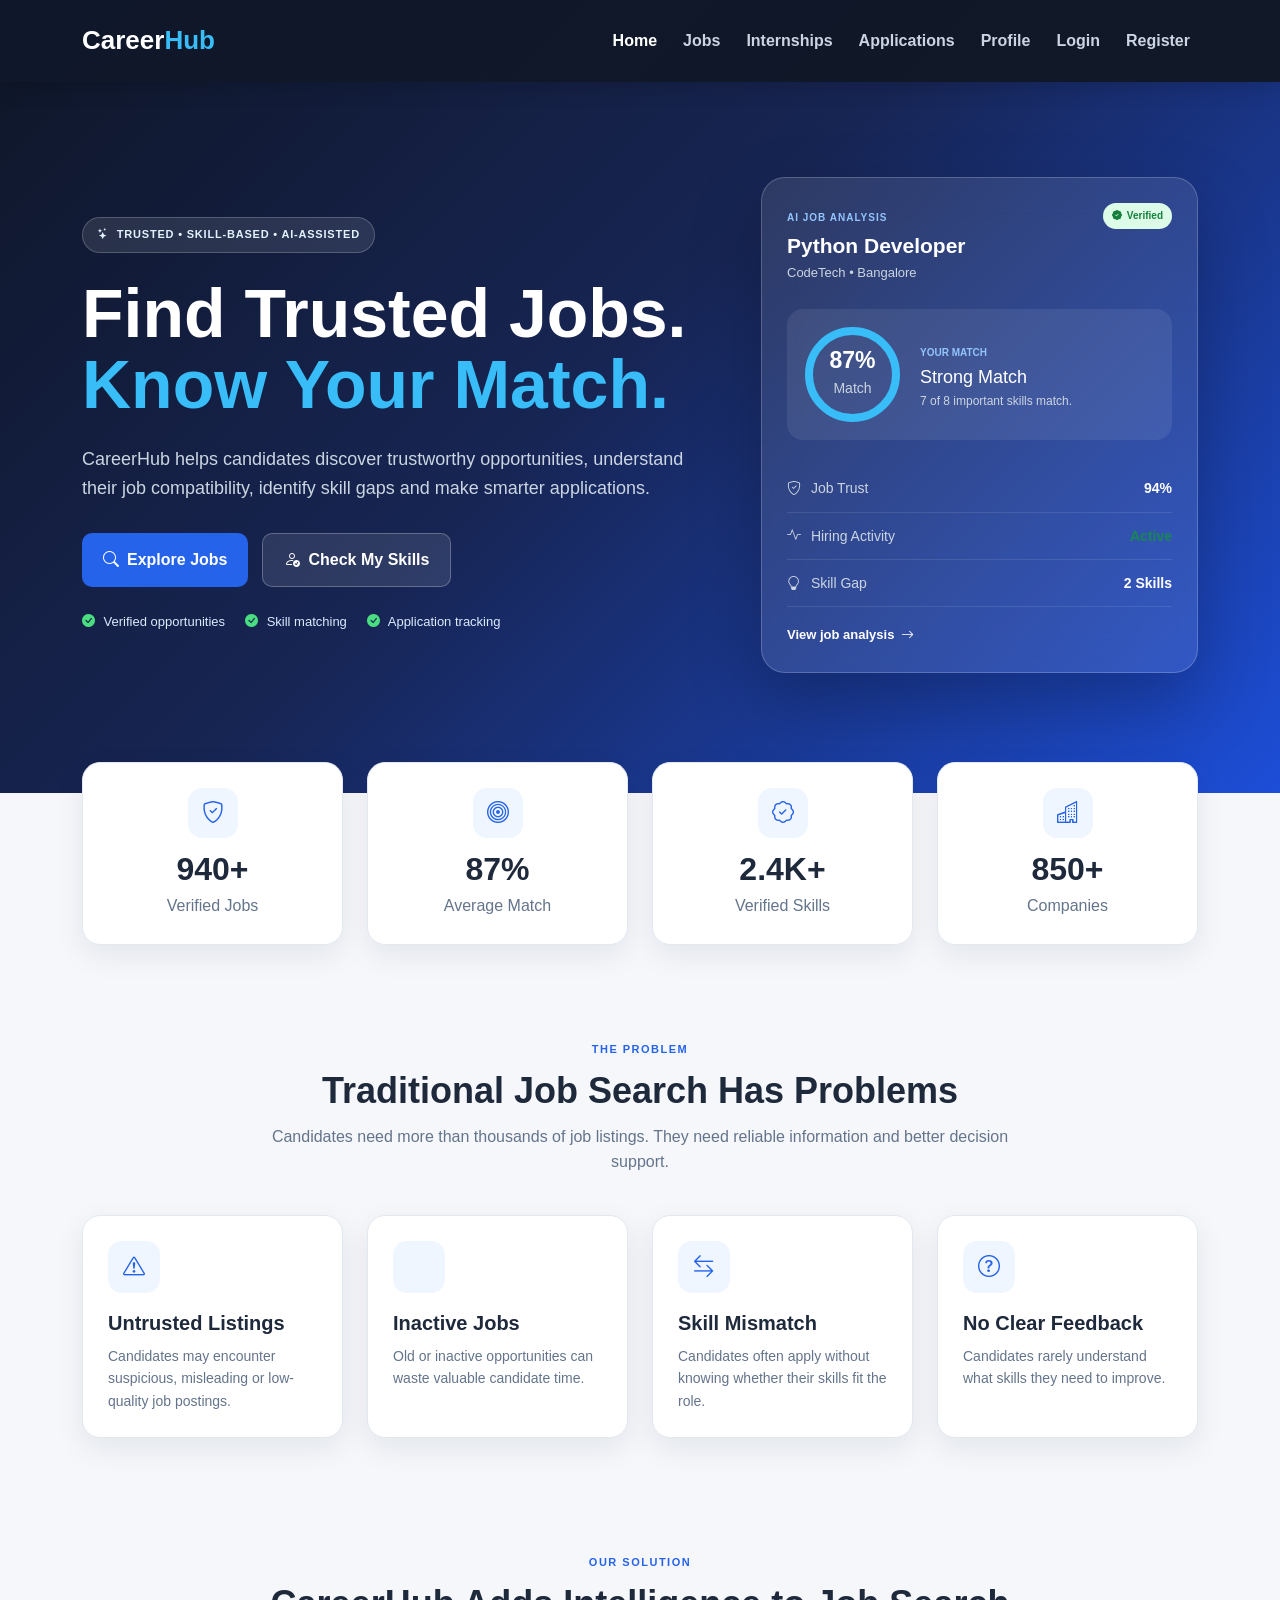
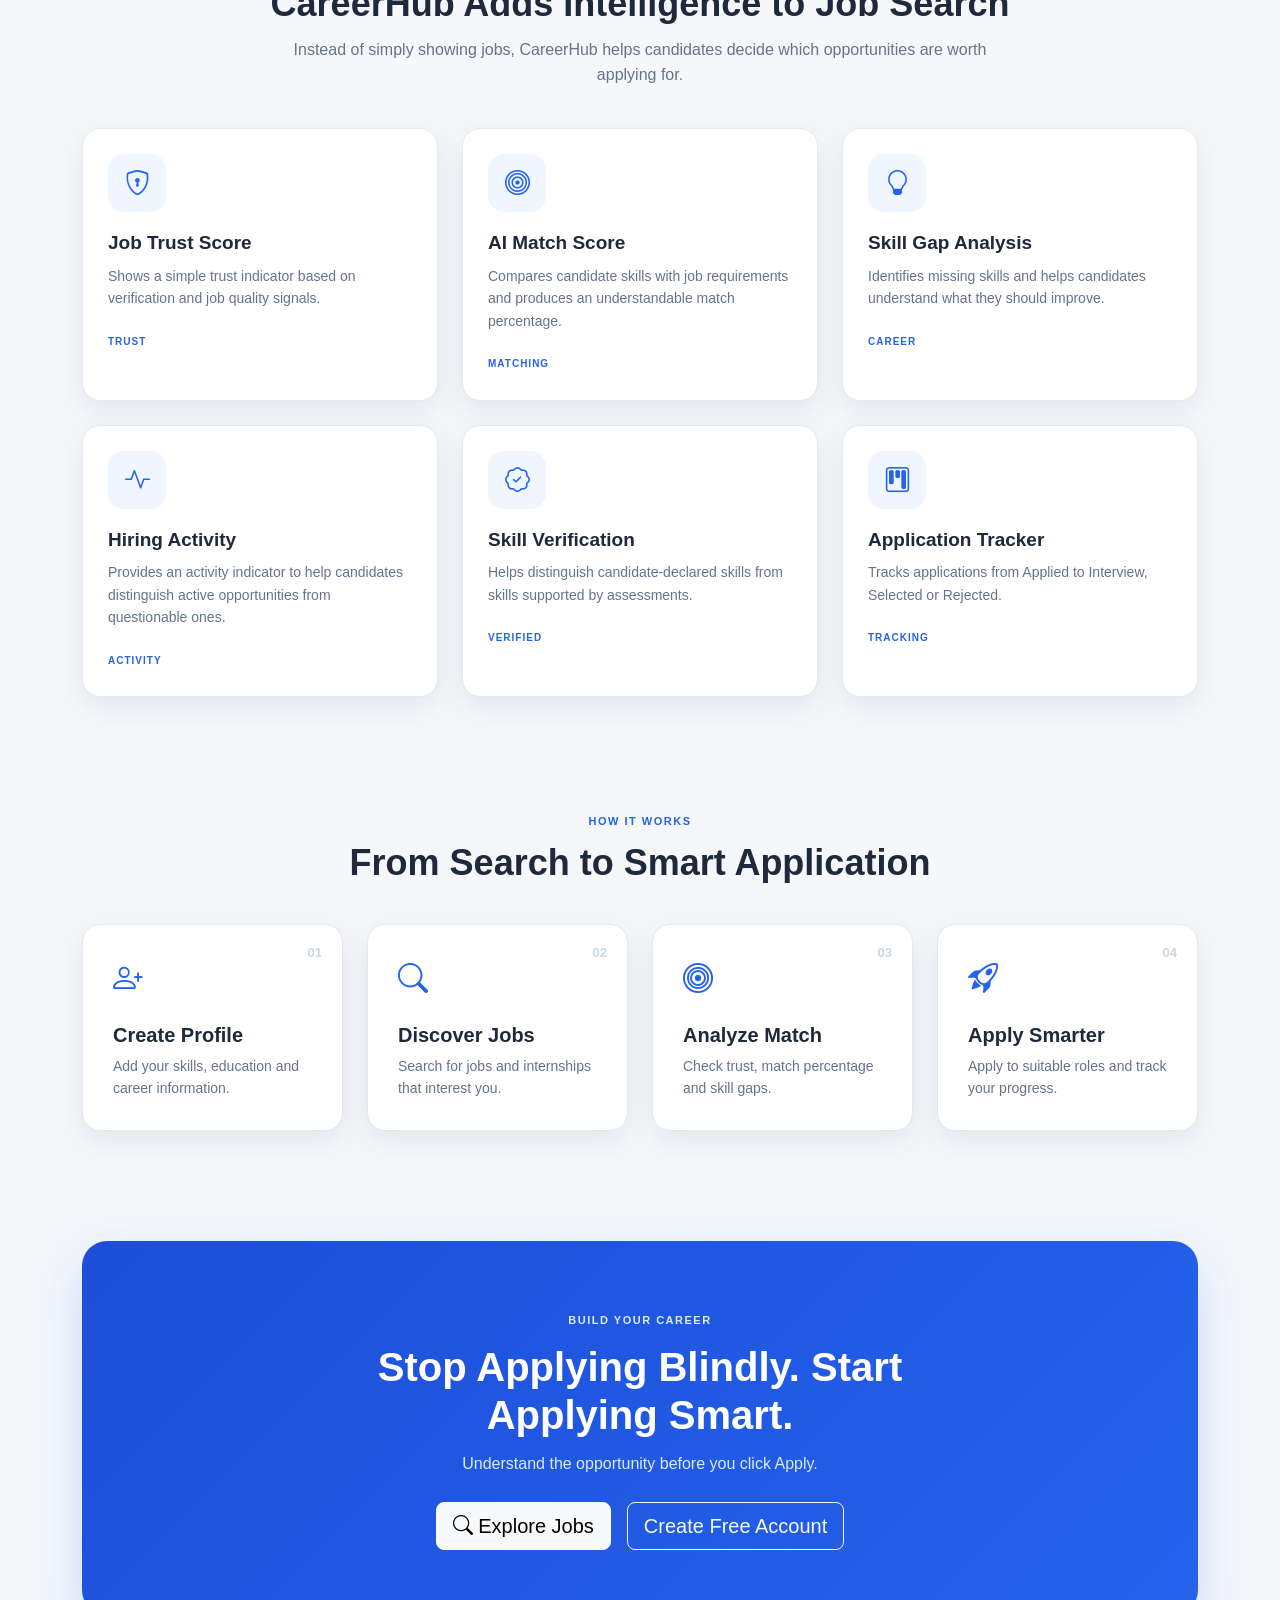
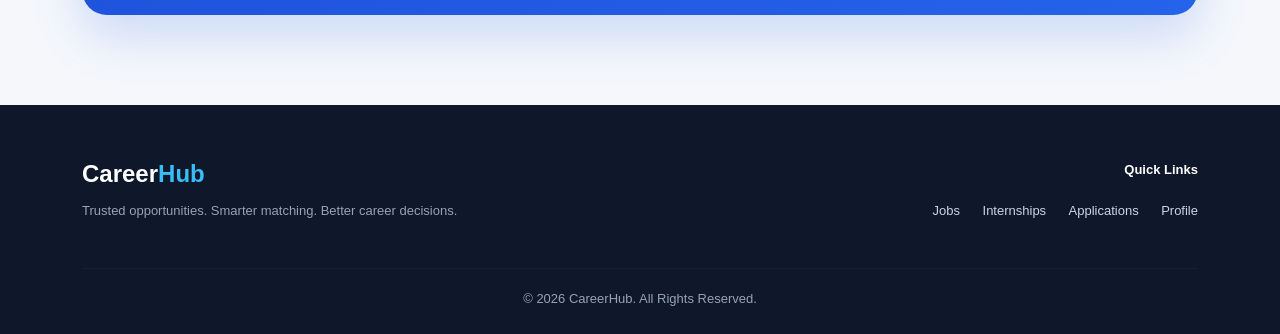
<file: index.html>
<!DOCTYPE html>
<html lang="en">
<head>
    <meta charset="UTF-8">
    <meta name="viewport" content="width=device-width, initial-scale=1.0">

    <title>CareerHub | Trusted & Skill-Based Jobs</title>

    <link href="https://cdn.jsdelivr.net/npm/bootstrap@5.3.3/dist/css/bootstrap.min.css" rel="stylesheet">
    <link rel="stylesheet" href="https://cdn.jsdelivr.net/npm/bootstrap-icons@1.11.3/font/bootstrap-icons.min.css">
    <link rel="stylesheet" href="style.css">
</head>

<body>

<nav class="navbar navbar-expand-lg navbar-dark sticky-top">
    <div class="container">

        <a class="navbar-brand" href="index.html">
            Career<span>Hub</span>
        </a>

        <button class="navbar-toggler" type="button" data-bs-toggle="collapse" data-bs-target="#mainNavbar">
            <span class="navbar-toggler-icon"></span>
        </button>

        <div class="collapse navbar-collapse" id="mainNavbar">
            <ul class="navbar-nav ms-auto">

                <li class="nav-item">
                    <a class="nav-link active" href="index.html">Home</a>
                </li>

                <li class="nav-item">
                    <a class="nav-link" href="jobs.html">Jobs</a>
                </li>

                <li class="nav-item">
                    <a class="nav-link" href="internships.html">Internships</a>
                </li>

                <li class="nav-item">
                    <a class="nav-link" href="applications.html">Applications</a>
                </li>

                <li class="nav-item">
                    <a class="nav-link" href="profile.html">Profile</a>
                </li>

                <li class="nav-item">
                    <a class="nav-link" href="login.html">Login</a>
                </li>

                <li class="nav-item">
                    <a class="nav-link" href="register.html">Register</a>
                </li>

            </ul>
        </div>

    </div>
</nav>


<section class="hero">
    <div class="container">

        <div class="row align-items-center g-5">

            <div class="col-lg-7">

                <span class="hero-badge">
                    <i class="bi bi-stars"></i>
                    TRUSTED • SKILL-BASED • AI-ASSISTED
                </span>

                <h1>
                    Find Trusted Jobs.
                    <span>Know Your Match.</span>
                </h1>

                <p>
                    CareerHub helps candidates discover trustworthy opportunities,
                    understand their job compatibility, identify skill gaps and
                    make smarter applications.
                </p>

                <div class="hero-buttons">

                    <a href="jobs.html" class="primary-btn">
                        <i class="bi bi-search"></i>
                        Explore Jobs
                    </a>

                    <a href="profile.html" class="secondary-btn">
                        <i class="bi bi-person-check"></i>
                        Check My Skills
                    </a>

                </div>

                <div class="hero-trust">

                    <span>
                        <i class="bi bi-check-circle-fill"></i>
                        Verified opportunities
                    </span>

                    <span>
                        <i class="bi bi-check-circle-fill"></i>
                        Skill matching
                    </span>

                    <span>
                        <i class="bi bi-check-circle-fill"></i>
                        Application tracking
                    </span>

                </div>

            </div>


            <div class="col-lg-5">

                <div class="ai-preview-card">

                    <div class="ai-preview-header">

                        <div>
                            <small>AI JOB ANALYSIS</small>
                            <h4>Python Developer</h4>
                            <p>CodeTech • Bangalore</p>
                        </div>

                        <span class="verified-badge">
                            <i class="bi bi-patch-check-fill"></i>
                            Verified
                        </span>

                    </div>


                    <div class="match-score-box">

                        <div class="match-circle">
                            <strong>87%</strong>
                            <small>Match</small>
                        </div>

                        <div>
                            <span class="score-label">YOUR MATCH</span>
                            <h5>Strong Match</h5>
                            <p>7 of 8 important skills match.</p>
                        </div>

                    </div>


                    <div class="preview-row">
                        <span>
                            <i class="bi bi-shield-check"></i>
                            Job Trust
                        </span>
                        <strong>94%</strong>
                    </div>

                    <div class="preview-row">
                        <span>
                            <i class="bi bi-activity"></i>
                            Hiring Activity
                        </span>
                        <strong class="text-success">Active</strong>
                    </div>

                    <div class="preview-row">
                        <span>
                            <i class="bi bi-lightbulb"></i>
                            Skill Gap
                        </span>
                        <strong>2 Skills</strong>
                    </div>

                    <a href="jobs.html" class="preview-link">
                        View job analysis
                        <i class="bi bi-arrow-right"></i>
                    </a>

                </div>

            </div>

        </div>

    </div>
</section>


<section class="container stats-section">

    <div class="row g-4">

        <div class="col-6 col-lg-3">
            <div class="stat-card text-center">
                <div class="stat-icon">
                    <i class="bi bi-shield-check"></i>
                </div>
                <h2>940+</h2>
                <p>Verified Jobs</p>
            </div>
        </div>

        <div class="col-6 col-lg-3">
            <div class="stat-card text-center">
                <div class="stat-icon">
                    <i class="bi bi-bullseye"></i>
                </div>
                <h2>87%</h2>
                <p>Average Match</p>
            </div>
        </div>

        <div class="col-6 col-lg-3">
            <div class="stat-card text-center">
                <div class="stat-icon">
                    <i class="bi bi-patch-check"></i>
                </div>
                <h2>2.4K+</h2>
                <p>Verified Skills</p>
            </div>
        </div>

        <div class="col-6 col-lg-3">
            <div class="stat-card text-center">
                <div class="stat-icon">
                    <i class="bi bi-buildings"></i>
                </div>
                <h2>850+</h2>
                <p>Companies</p>
            </div>
        </div>

    </div>

</section>


<section class="container section-padding">

    <div class="section-title text-center">
        <span>THE PROBLEM</span>
        <h2>Traditional Job Search Has Problems</h2>
        <p>
            Candidates need more than thousands of job listings.
            They need reliable information and better decision support.
        </p>
    </div>


    <div class="row g-4">

        <div class="col-md-6 col-lg-3">
            <div class="custom-card problem-card">
                <div class="problem-icon">
                    <i class="bi bi-exclamation-triangle"></i>
                </div>
                <h5>Untrusted Listings</h5>
                <p>
                    Candidates may encounter suspicious,
                    misleading or low-quality job postings.
                </p>
            </div>
        </div>


        <div class="col-md-6 col-lg-3">
            <div class="custom-card problem-card">
                <div class="problem-icon">
                    <i class="bi bi-ghost"></i>
                </div>
                <h5>Inactive Jobs</h5>
                <p>
                    Old or inactive opportunities can waste
                    valuable candidate time.
                </p>
            </div>
        </div>


        <div class="col-md-6 col-lg-3">
            <div class="custom-card problem-card">
                <div class="problem-icon">
                    <i class="bi bi-arrow-left-right"></i>
                </div>
                <h5>Skill Mismatch</h5>
                <p>
                    Candidates often apply without knowing
                    whether their skills fit the role.
                </p>
            </div>
        </div>


        <div class="col-md-6 col-lg-3">
            <div class="custom-card problem-card">
                <div class="problem-icon">
                    <i class="bi bi-question-circle"></i>
                </div>
                <h5>No Clear Feedback</h5>
                <p>
                    Candidates rarely understand what skills
                    they need to improve.
                </p>
            </div>
        </div>

    </div>

</section>


<section class="container section-padding">

    <div class="section-title text-center">
        <span>OUR SOLUTION</span>
        <h2>CareerHub Adds Intelligence to Job Search</h2>
        <p>
            Instead of simply showing jobs, CareerHub helps candidates
            decide which opportunities are worth applying for.
        </p>
    </div>


    <div class="row g-4">

        <div class="col-md-6 col-lg-4">
            <div class="custom-card feature-card">

                <div class="feature-icon">
                    <i class="bi bi-shield-lock"></i>
                </div>

                <h4>Job Trust Score</h4>

                <p>
                    Shows a simple trust indicator based on
                    verification and job quality signals.
                </p>

                <span class="feature-tag">TRUST</span>

            </div>
        </div>


        <div class="col-md-6 col-lg-4">
            <div class="custom-card feature-card">

                <div class="feature-icon">
                    <i class="bi bi-bullseye"></i>
                </div>

                <h4>AI Match Score</h4>

                <p>
                    Compares candidate skills with job requirements
                    and produces an understandable match percentage.
                </p>

                <span class="feature-tag">MATCHING</span>

            </div>
        </div>


        <div class="col-md-6 col-lg-4">
            <div class="custom-card feature-card">

                <div class="feature-icon">
                    <i class="bi bi-lightbulb"></i>
                </div>

                <h4>Skill Gap Analysis</h4>

                <p>
                    Identifies missing skills and helps candidates
                    understand what they should improve.
                </p>

                <span class="feature-tag">CAREER</span>

            </div>
        </div>


        <div class="col-md-6 col-lg-4">
            <div class="custom-card feature-card">

                <div class="feature-icon">
                    <i class="bi bi-activity"></i>
                </div>

                <h4>Hiring Activity</h4>

                <p>
                    Provides an activity indicator to help candidates
                    distinguish active opportunities from questionable ones.
                </p>

                <span class="feature-tag">ACTIVITY</span>

            </div>
        </div>


        <div class="col-md-6 col-lg-4">
            <div class="custom-card feature-card">

                <div class="feature-icon">
                    <i class="bi bi-patch-check"></i>
                </div>

                <h4>Skill Verification</h4>

                <p>
                    Helps distinguish candidate-declared skills
                    from skills supported by assessments.
                </p>

                <span class="feature-tag">VERIFIED</span>

            </div>
        </div>


        <div class="col-md-6 col-lg-4">
            <div class="custom-card feature-card">

                <div class="feature-icon">
                    <i class="bi bi-kanban"></i>
                </div>

                <h4>Application Tracker</h4>

                <p>
                    Tracks applications from Applied to Interview,
                    Selected or Rejected.
                </p>

                <span class="feature-tag">TRACKING</span>

            </div>
        </div>

    </div>

</section>


<section class="container section-padding">

    <div class="section-title text-center">
        <span>HOW IT WORKS</span>
        <h2>From Search to Smart Application</h2>
    </div>


    <div class="row g-4">

        <div class="col-md-6 col-lg-3">
            <div class="step-card">
                <div class="step-number">01</div>
                <i class="bi bi-person-plus"></i>
                <h5>Create Profile</h5>
                <p>Add your skills, education and career information.</p>
            </div>
        </div>


        <div class="col-md-6 col-lg-3">
            <div class="step-card">
                <div class="step-number">02</div>
                <i class="bi bi-search"></i>
                <h5>Discover Jobs</h5>
                <p>Search for jobs and internships that interest you.</p>
            </div>
        </div>


        <div class="col-md-6 col-lg-3">
            <div class="step-card">
                <div class="step-number">03</div>
                <i class="bi bi-bullseye"></i>
                <h5>Analyze Match</h5>
                <p>Check trust, match percentage and skill gaps.</p>
            </div>
        </div>


        <div class="col-md-6 col-lg-3">
            <div class="step-card">
                <div class="step-number">04</div>
                <i class="bi bi-rocket-takeoff"></i>
                <h5>Apply Smarter</h5>
                <p>Apply to suitable roles and track your progress.</p>
            </div>
        </div>

    </div>

</section>


<section class="container section-padding">

    <div class="cta-box text-center">

        <span class="cta-label">BUILD YOUR CAREER</span>

        <h2>
            Stop Applying Blindly.
            Start Applying Smart.
        </h2>

        <p>
            Understand the opportunity before you click Apply.
        </p>

        <div class="d-flex justify-content-center gap-3 flex-wrap">

            <a href="jobs.html" class="btn btn-light btn-lg">
                <i class="bi bi-search"></i>
                Explore Jobs
            </a>

            <a href="register.html" class="btn btn-outline-light btn-lg">
                Create Free Account
            </a>

        </div>

    </div>

</section>


<footer>

    <div class="container">

        <div class="row g-4">

            <div class="col-md-6">
                <h4>Career<span>Hub</span></h4>

                <p>
                    Trusted opportunities. Smarter matching.
                    Better career decisions.
                </p>
            </div>

            <div class="col-md-6 text-md-end">

                <p class="footer-title">Quick Links</p>

                <a href="jobs.html">Jobs</a>
                <a href="internships.html">Internships</a>
                <a href="applications.html">Applications</a>
                <a href="profile.html">Profile</a>

            </div>

        </div>

        <hr>

        <p class="text-center mb-0">
            © 2026 CareerHub. All Rights Reserved.
        </p>

    </div>

</footer>


<script src="https://cdn.jsdelivr.net/npm/bootstrap@5.3.3/dist/js/bootstrap.bundle.min.js"></script>
<script src="script.js"></script>

</body>
</html>
</file>
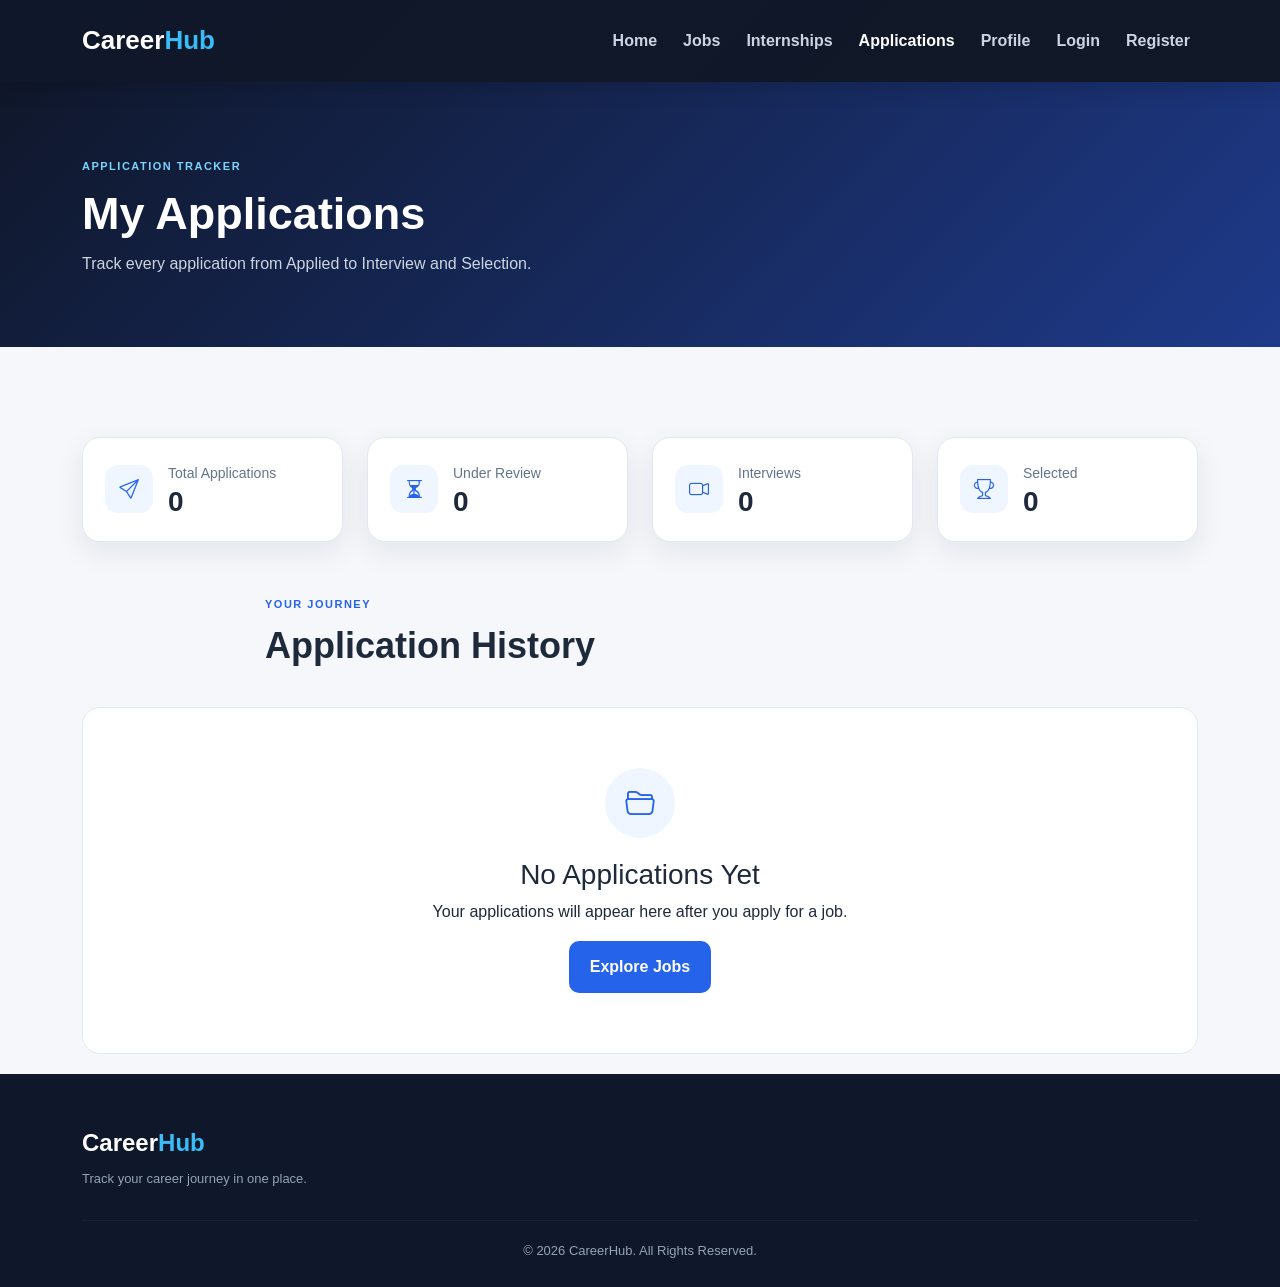
<file: applications.html>
<!DOCTYPE html>
<html lang="en">

<head>

    <meta charset="UTF-8">
    <meta name="viewport" content="width=device-width, initial-scale=1.0">

    <title>CareerHub | Applications</title>

    <link href="https://cdn.jsdelivr.net/npm/bootstrap@5.3.3/dist/css/bootstrap.min.css" rel="stylesheet">

    <link rel="stylesheet"
          href="https://cdn.jsdelivr.net/npm/bootstrap-icons@1.11.3/font/bootstrap-icons.min.css">

    <link rel="stylesheet" href="style.css">

</head>

<body>


<nav class="navbar navbar-expand-lg navbar-dark sticky-top">

    <div class="container">

        <a class="navbar-brand" href="index.html">
            Career<span>Hub</span>
        </a>

        <button class="navbar-toggler"
                type="button"
                data-bs-toggle="collapse"
                data-bs-target="#mainNavbar">

            <span class="navbar-toggler-icon"></span>

        </button>

        <div class="collapse navbar-collapse" id="mainNavbar">

            <ul class="navbar-nav ms-auto">

                <li class="nav-item">
                    <a class="nav-link" href="index.html">Home</a>
                </li>

                <li class="nav-item">
                    <a class="nav-link" href="jobs.html">Jobs</a>
                </li>

                <li class="nav-item">
                    <a class="nav-link" href="internships.html">Internships</a>
                </li>

                <li class="nav-item">
                    <a class="nav-link active" href="applications.html">Applications</a>
                </li>

                <li class="nav-item">
                    <a class="nav-link" href="profile.html">Profile</a>
                </li>

                <li class="nav-item">
                    <a class="nav-link" href="login.html">Login</a>
                </li>

                <li class="nav-item">
                    <a class="nav-link" href="register.html">Register</a>
                </li>

            </ul>

        </div>

    </div>

</nav>


<section class="page-header">

    <div class="container">

        <span>APPLICATION TRACKER</span>

        <h1>My Applications</h1>

        <p>
            Track every application from Applied to Interview and Selection.
        </p>

    </div>

</section>


<section class="container section-padding">


    <div class="row g-4 mb-5">

        <div class="col-6 col-lg-3">

            <div class="dashboard-stat">

                <i class="bi bi-send"></i>

                <div>
                    <small>Total Applications</small>
                    <h3 id="totalApplications">0</h3>
                </div>

            </div>

        </div>


        <div class="col-6 col-lg-3">

            <div class="dashboard-stat">

                <i class="bi bi-hourglass-split"></i>

                <div>
                    <small>Under Review</small>
                    <h3 id="reviewApplications">0</h3>
                </div>

            </div>

        </div>


        <div class="col-6 col-lg-3">

            <div class="dashboard-stat">

                <i class="bi bi-camera-video"></i>

                <div>
                    <small>Interviews</small>
                    <h3 id="interviewApplications">0</h3>
                </div>

            </div>

        </div>


        <div class="col-6 col-lg-3">

            <div class="dashboard-stat">

                <i class="bi bi-trophy"></i>

                <div>
                    <small>Selected</small>
                    <h3 id="selectedApplications">0</h3>
                </div>

            </div>

        </div>

    </div>


    <div class="section-title">

        <span>YOUR JOURNEY</span>

        <h2>Application History</h2>

    </div>


    <div id="applicationList"></div>


    <div id="emptyMessage" class="empty-state d-none">

        <div class="empty-icon">
            <i class="bi bi-folder2-open"></i>
        </div>

        <h3>No Applications Yet</h3>

        <p>
            Your applications will appear here after you apply for a job.
        </p>

        <a href="jobs.html" class="primary-btn">
            Explore Jobs
        </a>

    </div>


</section>


<footer>

    <div class="container">

        <h4>Career<span>Hub</span></h4>

        <p>
            Track your career journey in one place.
        </p>

        <hr>

        <p class="text-center mb-0">
            © 2026 CareerHub. All Rights Reserved.
        </p>

    </div>

</footer>


<script src="https://cdn.jsdelivr.net/npm/bootstrap@5.3.3/dist/js/bootstrap.bundle.min.js"></script>
<script src="script.js"></script>

</body>
</html>
</file>
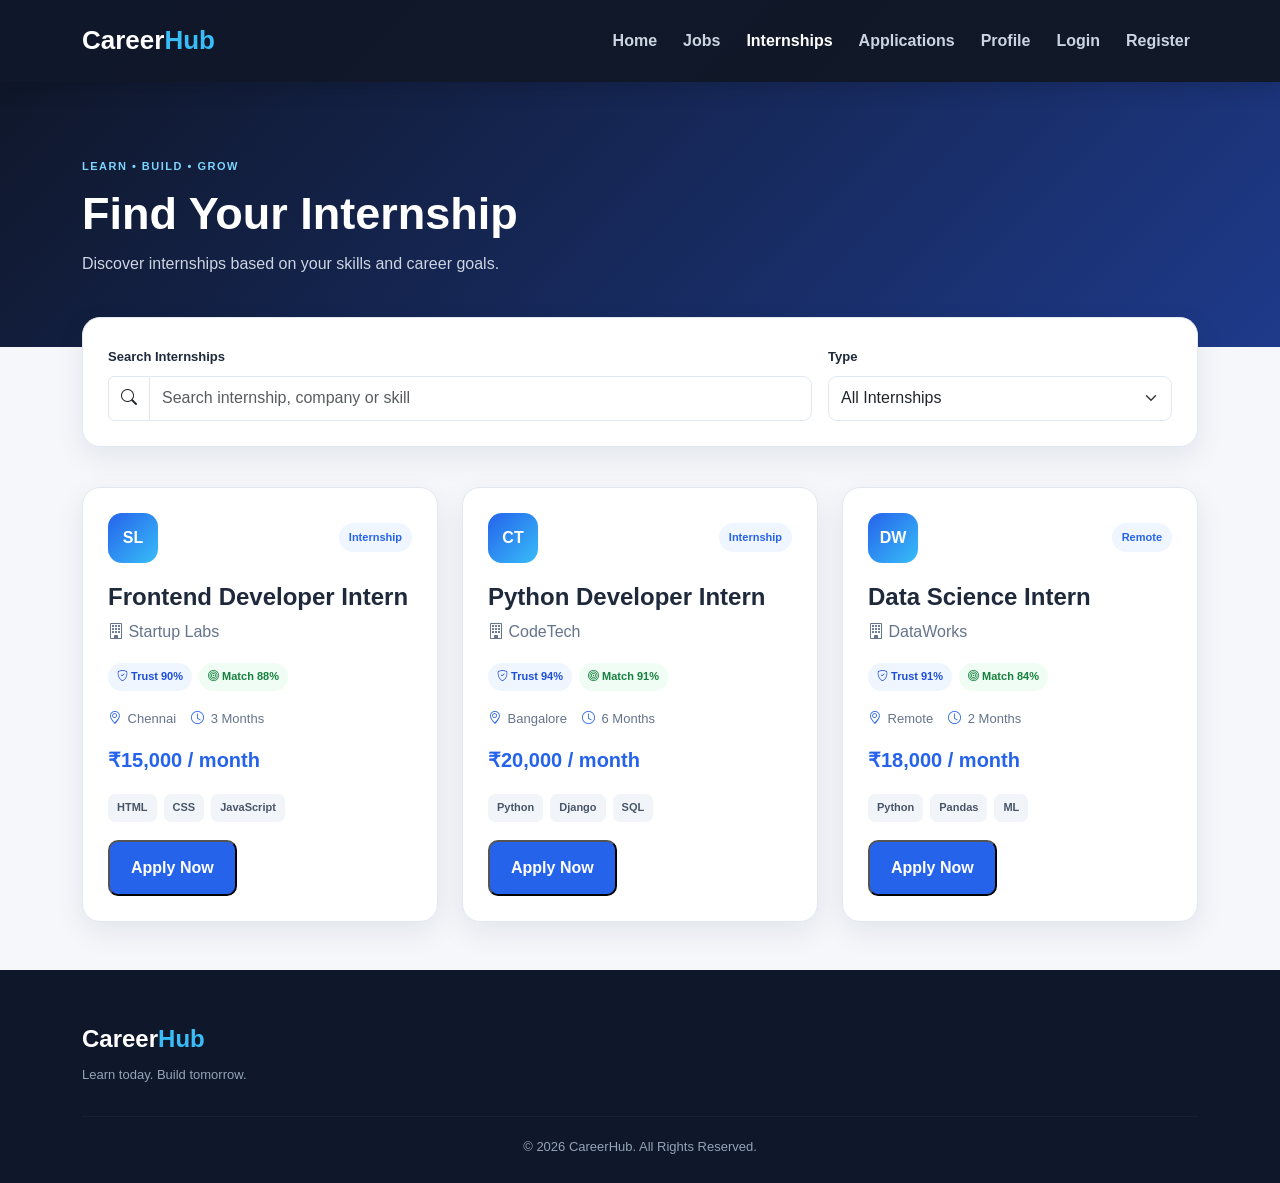
<file: internships.html>
<!DOCTYPE html>
<html lang="en">

<head>
    <meta charset="UTF-8">
    <meta name="viewport" content="width=device-width, initial-scale=1.0">

    <title>CareerHub | Internships</title>

    <link href="https://cdn.jsdelivr.net/npm/bootstrap@5.3.3/dist/css/bootstrap.min.css" rel="stylesheet">

    <link rel="stylesheet"
          href="https://cdn.jsdelivr.net/npm/bootstrap-icons@1.11.3/font/bootstrap-icons.min.css">

    <link rel="stylesheet" href="style.css">
</head>

<body>

<nav class="navbar navbar-expand-lg navbar-dark sticky-top">

    <div class="container">

        <a class="navbar-brand" href="index.html">
            Career<span>Hub</span>
        </a>

        <button class="navbar-toggler"
                type="button"
                data-bs-toggle="collapse"
                data-bs-target="#mainNavbar">

            <span class="navbar-toggler-icon"></span>

        </button>

        <div class="collapse navbar-collapse" id="mainNavbar">

            <ul class="navbar-nav ms-auto">

                <li class="nav-item">
                    <a class="nav-link" href="index.html">Home</a>
                </li>

                <li class="nav-item">
                    <a class="nav-link" href="jobs.html">Jobs</a>
                </li>

                <li class="nav-item">
                    <a class="nav-link active" href="internships.html">Internships</a>
                </li>

                <li class="nav-item">
                    <a class="nav-link" href="applications.html">Applications</a>
                </li>

                <li class="nav-item">
                    <a class="nav-link" href="profile.html">Profile</a>
                </li>

                <li class="nav-item">
                    <a class="nav-link" href="login.html">Login</a>
                </li>

                <li class="nav-item">
                    <a class="nav-link" href="register.html">Register</a>
                </li>

            </ul>

        </div>

    </div>

</nav>


<section class="page-header">

    <div class="container">

        <span>LEARN • BUILD • GROW</span>

        <h1>Find Your Internship</h1>

        <p>
            Discover internships based on your skills and career goals.
        </p>

    </div>

</section>


<section class="container search-section">

    <div class="search-panel">

        <div class="row g-3">

            <div class="col-md-8">

                <label class="form-label">
                    Search Internships
                </label>

                <div class="input-group">

                    <span class="input-group-text">
                        <i class="bi bi-search"></i>
                    </span>

                    <input
                        type="text"
                        id="internshipSearch"
                        class="form-control"
                        placeholder="Search internship, company or skill">

                </div>

            </div>


            <div class="col-md-4">

                <label class="form-label">
                    Type
                </label>

                <select id="internshipType" class="form-select">

                    <option value="all">All Internships</option>
                    <option value="paid">Paid</option>
                    <option value="remote">Remote</option>

                </select>

            </div>

        </div>

    </div>

</section>


<section class="container pb-5">

    <div class="row g-4" id="internshipContainer">


        <div class="col-lg-4 internship-wrapper"
             data-title="Frontend Developer Intern"
             data-company="Startup Labs"
             data-type="paid"
             data-search="frontend developer html css javascript startup labs chennai">

            <div class="internship-card">

                <div class="internship-header">

                    <div class="company-logo">
                        SL
                    </div>

                    <span class="internship-badge">
                        Internship
                    </span>

                </div>

                <h4>Frontend Developer Intern</h4>

                <p class="company-name">
                    <i class="bi bi-building"></i>
                    Startup Labs
                </p>

                <div class="job-indicators">

                    <span class="trust-indicator">
                        <i class="bi bi-shield-check"></i>
                        Trust 90%
                    </span>

                    <span class="match-indicator">
                        <i class="bi bi-bullseye"></i>
                        Match 88%
                    </span>

                </div>

                <div class="job-meta">

                    <span>
                        <i class="bi bi-geo-alt"></i>
                        Chennai
                    </span>

                    <span>
                        <i class="bi bi-clock"></i>
                        3 Months
                    </span>

                </div>

                <div class="salary">
                    ₹15,000 / month
                </div>

                <div class="skills">
                    <span class="skill">HTML</span>
                    <span class="skill">CSS</span>
                    <span class="skill">JavaScript</span>
                </div>

                <button
                    class="primary-btn full-btn"
                    onclick="applyForOpportunity('Frontend Developer Intern','Startup Labs','Chennai','₹15,000/month','HTML,CSS,JavaScript',88,90,'Active')">

                    Apply Now

                </button>

            </div>

        </div>


        <div class="col-lg-4 internship-wrapper"
             data-title="Python Developer Intern"
             data-company="CodeTech"
             data-type="paid"
             data-search="python developer django sql codetech bangalore">

            <div class="internship-card">

                <div class="internship-header">

                    <div class="company-logo">
                        CT
                    </div>

                    <span class="internship-badge">
                        Internship
                    </span>

                </div>

                <h4>Python Developer Intern</h4>

                <p class="company-name">
                    <i class="bi bi-building"></i>
                    CodeTech
                </p>

                <div class="job-indicators">

                    <span class="trust-indicator">
                        <i class="bi bi-shield-check"></i>
                        Trust 94%
                    </span>

                    <span class="match-indicator">
                        <i class="bi bi-bullseye"></i>
                        Match 91%
                    </span>

                </div>

                <div class="job-meta">

                    <span>
                        <i class="bi bi-geo-alt"></i>
                        Bangalore
                    </span>

                    <span>
                        <i class="bi bi-clock"></i>
                        6 Months
                    </span>

                </div>

                <div class="salary">
                    ₹20,000 / month
                </div>

                <div class="skills">
                    <span class="skill">Python</span>
                    <span class="skill">Django</span>
                    <span class="skill">SQL</span>
                </div>

                <button
                    class="primary-btn full-btn"
                    onclick="applyForOpportunity('Python Developer Intern','CodeTech','Bangalore','₹20,000/month','Python,Django,SQL',91,94,'Active')">

                    Apply Now

                </button>

            </div>

        </div>


        <div class="col-lg-4 internship-wrapper"
             data-title="Data Science Intern"
             data-company="DataWorks"
             data-type="remote"
             data-search="data science python pandas machine learning dataworks remote">

            <div class="internship-card">

                <div class="internship-header">

                    <div class="company-logo">
                        DW
                    </div>

                    <span class="internship-badge">
                        Remote
                    </span>

                </div>

                <h4>Data Science Intern</h4>

                <p class="company-name">
                    <i class="bi bi-building"></i>
                    DataWorks
                </p>

                <div class="job-indicators">

                    <span class="trust-indicator">
                        <i class="bi bi-shield-check"></i>
                        Trust 91%
                    </span>

                    <span class="match-indicator">
                        <i class="bi bi-bullseye"></i>
                        Match 84%
                    </span>

                </div>

                <div class="job-meta">

                    <span>
                        <i class="bi bi-geo-alt"></i>
                        Remote
                    </span>

                    <span>
                        <i class="bi bi-clock"></i>
                        2 Months
                    </span>

                </div>

                <div class="salary">
                    ₹18,000 / month
                </div>

                <div class="skills">
                    <span class="skill">Python</span>
                    <span class="skill">Pandas</span>
                    <span class="skill">ML</span>
                </div>

                <button
                    class="primary-btn full-btn"
                    onclick="applyForOpportunity('Data Science Intern','DataWorks','Remote','₹18,000/month','Python,Pandas,Machine Learning',84,91,'Active')">

                    Apply Now

                </button>

            </div>

        </div>

    </div>


    <div id="noInternships" class="no-results d-none">

        <i class="bi bi-search"></i>

        <h4>No internships found</h4>

        <p>
            Try another search.
        </p>

    </div>

</section>


<footer>

    <div class="container">

        <h4>Career<span>Hub</span></h4>

        <p>
            Learn today. Build tomorrow.
        </p>

        <hr>

        <p class="text-center mb-0">
            © 2026 CareerHub. All Rights Reserved.
        </p>

    </div>

</footer>


<script src="https://cdn.jsdelivr.net/npm/bootstrap@5.3.3/dist/js/bootstrap.bundle.min.js"></script>
<script src="script.js"></script>

</body>
</html>
</file>
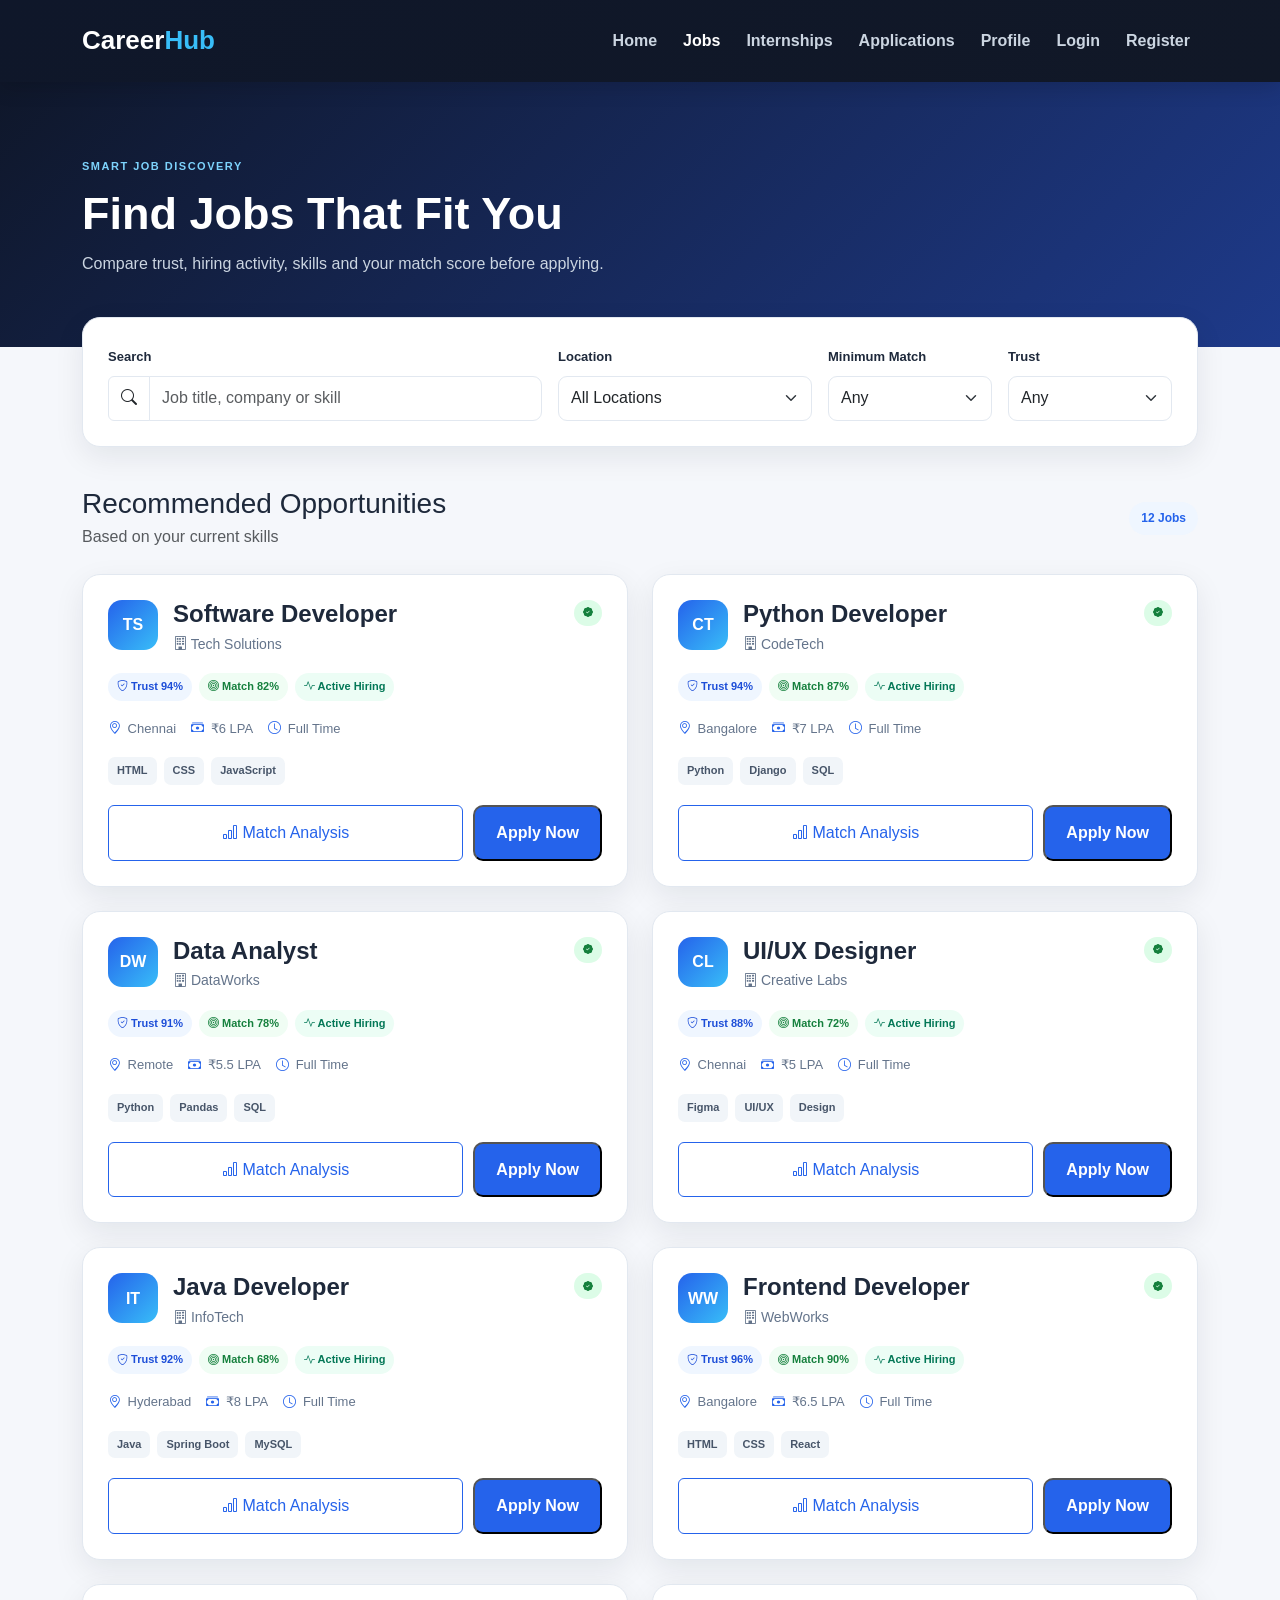
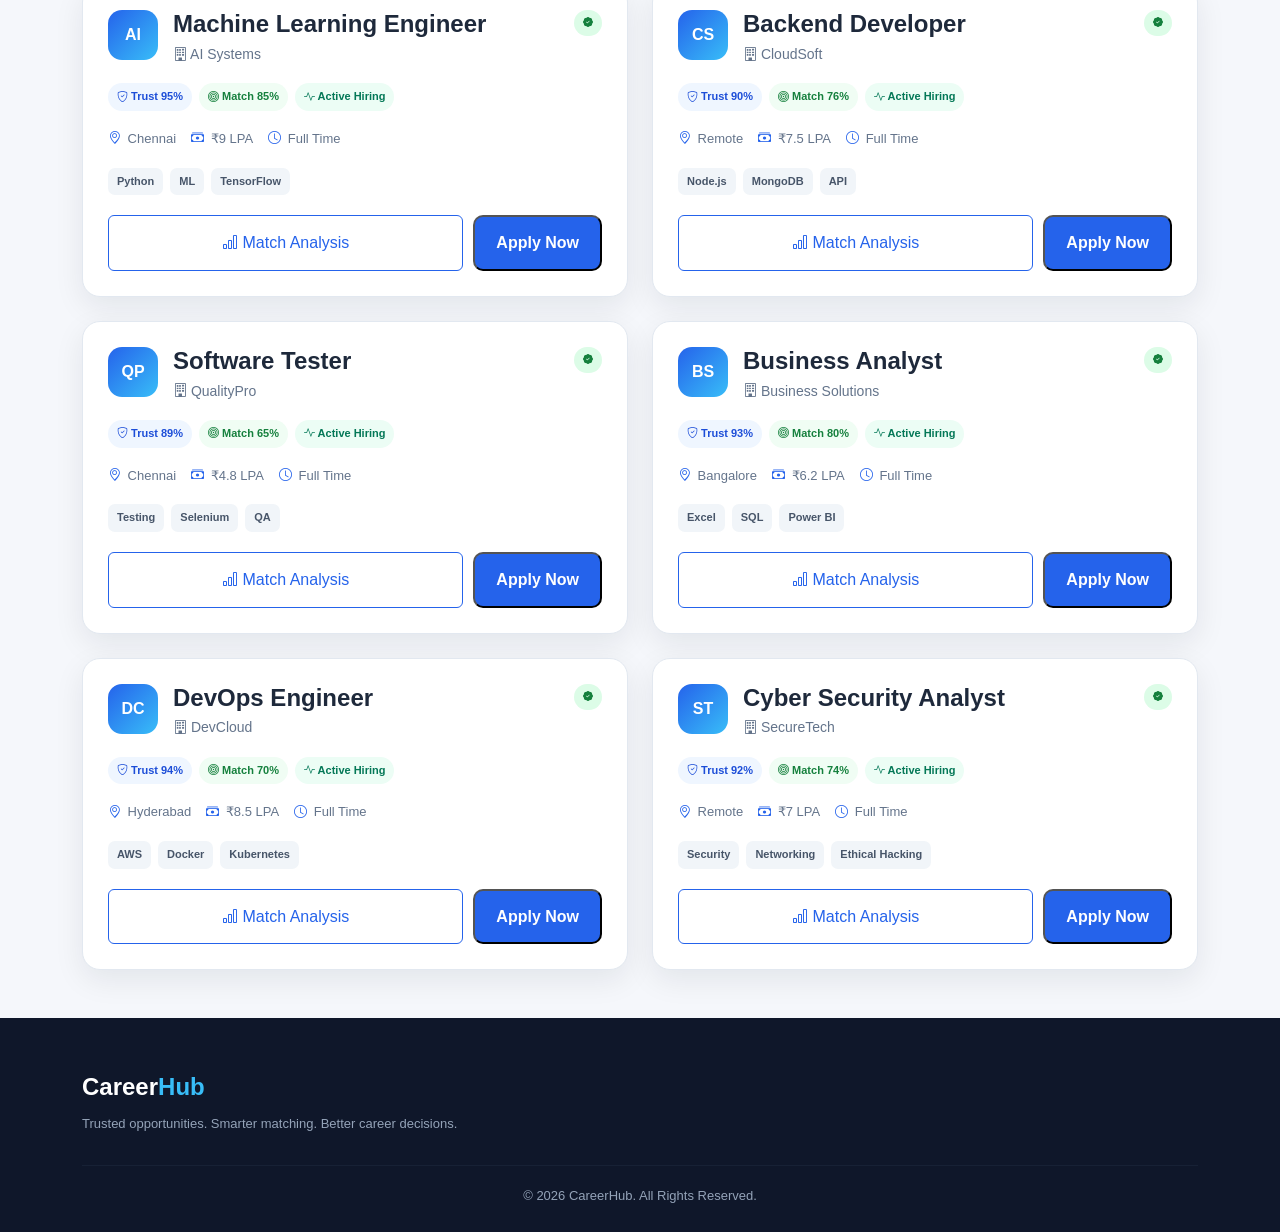
<file: jobs.html>
<!DOCTYPE html>
<html lang="en">

<head>
    <meta charset="UTF-8">
    <meta name="viewport" content="width=device-width, initial-scale=1.0">

    <title>CareerHub | Jobs</title>

    <link href="https://cdn.jsdelivr.net/npm/bootstrap@5.3.3/dist/css/bootstrap.min.css" rel="stylesheet">

    <link rel="stylesheet"
          href="https://cdn.jsdelivr.net/npm/bootstrap-icons@1.11.3/font/bootstrap-icons.min.css">

    <link rel="stylesheet" href="style.css">
</head>

<body>

<nav class="navbar navbar-expand-lg navbar-dark sticky-top">

    <div class="container">

        <a class="navbar-brand" href="index.html">
            Career<span>Hub</span>
        </a>

        <button class="navbar-toggler"
                type="button"
                data-bs-toggle="collapse"
                data-bs-target="#mainNavbar">

            <span class="navbar-toggler-icon"></span>

        </button>

        <div class="collapse navbar-collapse" id="mainNavbar">

            <ul class="navbar-nav ms-auto">

                <li class="nav-item">
                    <a class="nav-link" href="index.html">Home</a>
                </li>

                <li class="nav-item">
                    <a class="nav-link active" href="jobs.html">Jobs</a>
                </li>

                <li class="nav-item">
                    <a class="nav-link" href="internships.html">Internships</a>
                </li>

                <li class="nav-item">
                    <a class="nav-link" href="applications.html">Applications</a>
                </li>

                <li class="nav-item">
                    <a class="nav-link" href="profile.html">Profile</a>
                </li>

                <li class="nav-item">
                    <a class="nav-link" href="login.html">Login</a>
                </li>

                <li class="nav-item">
                    <a class="nav-link" href="register.html">Register</a>
                </li>

            </ul>

        </div>

    </div>

</nav>


<section class="page-header">

    <div class="container">

        <span>SMART JOB DISCOVERY</span>

        <h1>Find Jobs That Fit You</h1>

        <p>
            Compare trust, hiring activity, skills and your match score
            before applying.
        </p>

    </div>

</section>


<section class="container search-section">

    <div class="search-panel">

        <div class="row g-3">

            <div class="col-lg-5">

                <label class="form-label">
                    Search
                </label>

                <div class="input-group">

                    <span class="input-group-text">
                        <i class="bi bi-search"></i>
                    </span>

                    <input
                        type="text"
                        id="jobSearch"
                        class="form-control"
                        placeholder="Job title, company or skill">

                </div>

            </div>


            <div class="col-lg-3">

                <label class="form-label">
                    Location
                </label>

                <select id="jobLocation" class="form-select">

                    <option value="all">All Locations</option>
                    <option value="Chennai">Chennai</option>
                    <option value="Bangalore">Bangalore</option>
                    <option value="Hyderabad">Hyderabad</option>
                    <option value="Remote">Remote</option>

                </select>

            </div>


            <div class="col-lg-2">

                <label class="form-label">
                    Minimum Match
                </label>

                <select id="matchFilter" class="form-select">

                    <option value="0">Any</option>
                    <option value="70">70%+</option>
                    <option value="80">80%+</option>
                    <option value="90">90%+</option>

                </select>

            </div>


            <div class="col-lg-2">

                <label class="form-label">
                    Trust
                </label>

                <select id="trustFilter" class="form-select">

                    <option value="0">Any</option>
                    <option value="80">80%+</option>
                    <option value="90">90%+</option>

                </select>

            </div>

        </div>

    </div>

</section>


<section class="container pb-5">

    <div class="d-flex justify-content-between align-items-center mb-4">

        <div>
            <h3 class="mb-1">Recommended Opportunities</h3>
            <p class="text-muted mb-0">
                Based on your current skills
            </p>
        </div>

        <span class="results-count" id="jobCount">
            12 Jobs
        </span>

    </div>


    <div id="jobsContainer" class="row g-4">


        <!-- JOB 1 -->

        <div class="col-lg-6 job-wrapper"
             data-title="Software Developer"
             data-company="Tech Solutions"
             data-location="Chennai"
             data-match="82"
             data-trust="94"
             data-skills="HTML CSS JavaScript">

            <div class="job-card">

                <div class="job-top">

                    <div class="company-logo">
                        TS
                    </div>

                    <div class="job-main">

                        <h4>Software Developer</h4>

                        <p>
                            <i class="bi bi-building"></i>
                            Tech Solutions
                        </p>

                    </div>

                    <span class="verified-badge">
                        <i class="bi bi-patch-check-fill"></i>
                    </span>

                </div>


                <div class="job-indicators">

                    <span class="trust-indicator">
                        <i class="bi bi-shield-check"></i>
                        Trust 94%
                    </span>

                    <span class="match-indicator">
                        <i class="bi bi-bullseye"></i>
                        Match 82%
                    </span>

                    <span class="active-indicator">
                        <i class="bi bi-activity"></i>
                        Active Hiring
                    </span>

                </div>


                <div class="job-meta">

                    <span>
                        <i class="bi bi-geo-alt"></i>
                        Chennai
                    </span>

                    <span>
                        <i class="bi bi-cash-stack"></i>
                        ₹6 LPA
                    </span>

                    <span>
                        <i class="bi bi-clock"></i>
                        Full Time
                    </span>

                </div>


                <div class="skills">

                    <span class="skill">HTML</span>
                    <span class="skill">CSS</span>
                    <span class="skill">JavaScript</span>

                </div>


                <div class="job-actions">

                    <button class="btn btn-outline-primary"
                            onclick="showJobAnalysis('Software Developer','Tech Solutions','Chennai','₹6 LPA','HTML,CSS,JavaScript',82,94,'Active')">

                        <i class="bi bi-bar-chart"></i>
                        Match Analysis

                    </button>

                    <button class="primary-btn small-btn"
                            onclick="applyForOpportunity('Software Developer','Tech Solutions','Chennai','₹6 LPA','HTML,CSS,JavaScript',82,94,'Active')">

                        Apply Now

                    </button>

                </div>

            </div>

        </div>


        <!-- JOB 2 -->

        <div class="col-lg-6 job-wrapper"
             data-title="Python Developer"
             data-company="CodeTech"
             data-location="Bangalore"
             data-match="87"
             data-trust="94"
             data-skills="Python Django SQL">

            <div class="job-card">

                <div class="job-top">

                    <div class="company-logo">
                        CT
                    </div>

                    <div class="job-main">

                        <h4>Python Developer</h4>

                        <p>
                            <i class="bi bi-building"></i>
                            CodeTech
                        </p>

                    </div>

                    <span class="verified-badge">
                        <i class="bi bi-patch-check-fill"></i>
                    </span>

                </div>


                <div class="job-indicators">

                    <span class="trust-indicator">
                        <i class="bi bi-shield-check"></i>
                        Trust 94%
                    </span>

                    <span class="match-indicator">
                        <i class="bi bi-bullseye"></i>
                        Match 87%
                    </span>

                    <span class="active-indicator">
                        <i class="bi bi-activity"></i>
                        Active Hiring
                    </span>

                </div>


                <div class="job-meta">

                    <span>
                        <i class="bi bi-geo-alt"></i>
                        Bangalore
                    </span>

                    <span>
                        <i class="bi bi-cash-stack"></i>
                        ₹7 LPA
                    </span>

                    <span>
                        <i class="bi bi-clock"></i>
                        Full Time
                    </span>

                </div>


                <div class="skills">

                    <span class="skill">Python</span>
                    <span class="skill">Django</span>
                    <span class="skill">SQL</span>

                </div>


                <div class="job-actions">

                    <button class="btn btn-outline-primary"
                            onclick="showJobAnalysis('Python Developer','CodeTech','Bangalore','₹7 LPA','Python,Django,SQL',87,94,'Active')">

                        <i class="bi bi-bar-chart"></i>
                        Match Analysis

                    </button>

                    <button class="primary-btn small-btn"
                            onclick="applyForOpportunity('Python Developer','CodeTech','Bangalore','₹7 LPA','Python,Django,SQL',87,94,'Active')">

                        Apply Now

                    </button>

                </div>

            </div>

        </div>


        <!-- JOB 3 -->

        <div class="col-lg-6 job-wrapper"
             data-title="Data Analyst"
             data-company="DataWorks"
             data-location="Remote"
             data-match="78"
             data-trust="91"
             data-skills="Python Pandas SQL">

            <div class="job-card">

                <div class="job-top">

                    <div class="company-logo">DW</div>

                    <div class="job-main">

                        <h4>Data Analyst</h4>

                        <p>
                            <i class="bi bi-building"></i>
                            DataWorks
                        </p>

                    </div>

                    <span class="verified-badge">
                        <i class="bi bi-patch-check-fill"></i>
                    </span>

                </div>


                <div class="job-indicators">

                    <span class="trust-indicator">
                        <i class="bi bi-shield-check"></i>
                        Trust 91%
                    </span>

                    <span class="match-indicator">
                        <i class="bi bi-bullseye"></i>
                        Match 78%
                    </span>

                    <span class="active-indicator">
                        <i class="bi bi-activity"></i>
                        Active Hiring
                    </span>

                </div>


                <div class="job-meta">

                    <span>
                        <i class="bi bi-geo-alt"></i>
                        Remote
                    </span>

                    <span>
                        <i class="bi bi-cash-stack"></i>
                        ₹5.5 LPA
                    </span>

                    <span>
                        <i class="bi bi-clock"></i>
                        Full Time
                    </span>

                </div>


                <div class="skills">
                    <span class="skill">Python</span>
                    <span class="skill">Pandas</span>
                    <span class="skill">SQL</span>
                </div>


                <div class="job-actions">

                    <button class="btn btn-outline-primary"
                            onclick="showJobAnalysis('Data Analyst','DataWorks','Remote','₹5.5 LPA','Python,Pandas,SQL',78,91,'Active')">

                        <i class="bi bi-bar-chart"></i>
                        Match Analysis

                    </button>

                    <button class="primary-btn small-btn"
                            onclick="applyForOpportunity('Data Analyst','DataWorks','Remote','₹5.5 LPA','Python,Pandas,SQL',78,91,'Active')">

                        Apply Now

                    </button>

                </div>

            </div>

        </div>


        <!-- JOB 4 -->

        <div class="col-lg-6 job-wrapper"
             data-title="UI UX Designer"
             data-company="Creative Labs"
             data-location="Chennai"
             data-match="72"
             data-trust="88"
             data-skills="Figma UI UX Design">

            <div class="job-card">

                <div class="job-top">

                    <div class="company-logo">CL</div>

                    <div class="job-main">

                        <h4>UI/UX Designer</h4>

                        <p>
                            <i class="bi bi-building"></i>
                            Creative Labs
                        </p>

                    </div>

                    <span class="verified-badge">
                        <i class="bi bi-patch-check-fill"></i>
                    </span>

                </div>


                <div class="job-indicators">

                    <span class="trust-indicator">
                        <i class="bi bi-shield-check"></i>
                        Trust 88%
                    </span>

                    <span class="match-indicator">
                        <i class="bi bi-bullseye"></i>
                        Match 72%
                    </span>

                    <span class="active-indicator">
                        <i class="bi bi-activity"></i>
                        Active Hiring
                    </span>

                </div>


                <div class="job-meta">

                    <span>
                        <i class="bi bi-geo-alt"></i>
                        Chennai
                    </span>

                    <span>
                        <i class="bi bi-cash-stack"></i>
                        ₹5 LPA
                    </span>

                    <span>
                        <i class="bi bi-clock"></i>
                        Full Time
                    </span>

                </div>


                <div class="skills">
                    <span class="skill">Figma</span>
                    <span class="skill">UI/UX</span>
                    <span class="skill">Design</span>
                </div>


                <div class="job-actions">

                    <button class="btn btn-outline-primary"
                            onclick="showJobAnalysis('UI/UX Designer','Creative Labs','Chennai','₹5 LPA','Figma,UI UX,Design',72,88,'Active')">

                        <i class="bi bi-bar-chart"></i>
                        Match Analysis

                    </button>

                    <button class="primary-btn small-btn"
                            onclick="applyForOpportunity('UI/UX Designer','Creative Labs','Chennai','₹5 LPA','Figma,UI UX,Design',72,88,'Active')">

                        Apply Now

                    </button>

                </div>

            </div>

        </div>


        <!-- JOB 5 -->

        <div class="col-lg-6 job-wrapper"
             data-title="Java Developer"
             data-company="InfoTech"
             data-location="Hyderabad"
             data-match="68"
             data-trust="92"
             data-skills="Java Spring Boot MySQL">

            <div class="job-card">

                <div class="job-top">

                    <div class="company-logo">IT</div>

                    <div class="job-main">

                        <h4>Java Developer</h4>

                        <p>
                            <i class="bi bi-building"></i>
                            InfoTech
                        </p>

                    </div>

                    <span class="verified-badge">
                        <i class="bi bi-patch-check-fill"></i>
                    </span>

                </div>


                <div class="job-indicators">

                    <span class="trust-indicator">
                        <i class="bi bi-shield-check"></i>
                        Trust 92%
                    </span>

                    <span class="match-indicator">
                        <i class="bi bi-bullseye"></i>
                        Match 68%
                    </span>

                    <span class="active-indicator">
                        <i class="bi bi-activity"></i>
                        Active Hiring
                    </span>

                </div>


                <div class="job-meta">

                    <span>
                        <i class="bi bi-geo-alt"></i>
                        Hyderabad
                    </span>

                    <span>
                        <i class="bi bi-cash-stack"></i>
                        ₹8 LPA
                    </span>

                    <span>
                        <i class="bi bi-clock"></i>
                        Full Time
                    </span>

                </div>


                <div class="skills">
                    <span class="skill">Java</span>
                    <span class="skill">Spring Boot</span>
                    <span class="skill">MySQL</span>
                </div>


                <div class="job-actions">

                    <button class="btn btn-outline-primary"
                            onclick="showJobAnalysis('Java Developer','InfoTech','Hyderabad','₹8 LPA','Java,Spring Boot,MySQL',68,92,'Active')">

                        <i class="bi bi-bar-chart"></i>
                        Match Analysis

                    </button>

                    <button class="primary-btn small-btn"
                            onclick="applyForOpportunity('Java Developer','InfoTech','Hyderabad','₹8 LPA','Java,Spring Boot,MySQL',68,92,'Active')">

                        Apply Now

                    </button>

                </div>

            </div>

        </div>


        <!-- JOB 6 -->

        <div class="col-lg-6 job-wrapper"
             data-title="Frontend Developer"
             data-company="WebWorks"
             data-location="Bangalore"
             data-match="90"
             data-trust="96"
             data-skills="HTML CSS React">

            <div class="job-card">

                <div class="job-top">

                    <div class="company-logo">WW</div>

                    <div class="job-main">

                        <h4>Frontend Developer</h4>

                        <p>
                            <i class="bi bi-building"></i>
                            WebWorks
                        </p>

                    </div>

                    <span class="verified-badge">
                        <i class="bi bi-patch-check-fill"></i>
                    </span>

                </div>


                <div class="job-indicators">

                    <span class="trust-indicator">
                        <i class="bi bi-shield-check"></i>
                        Trust 96%
                    </span>

                    <span class="match-indicator">
                        <i class="bi bi-bullseye"></i>
                        Match 90%
                    </span>

                    <span class="active-indicator">
                        <i class="bi bi-activity"></i>
                        Active Hiring
                    </span>

                </div>


                <div class="job-meta">

                    <span>
                        <i class="bi bi-geo-alt"></i>
                        Bangalore
                    </span>

                    <span>
                        <i class="bi bi-cash-stack"></i>
                        ₹6.5 LPA
                    </span>

                    <span>
                        <i class="bi bi-clock"></i>
                        Full Time
                    </span>

                </div>


                <div class="skills">
                    <span class="skill">HTML</span>
                    <span class="skill">CSS</span>
                    <span class="skill">React</span>
                </div>


                <div class="job-actions">

                    <button class="btn btn-outline-primary"
                            onclick="showJobAnalysis('Frontend Developer','WebWorks','Bangalore','₹6.5 LPA','HTML,CSS,React',90,96,'Active')">

                        <i class="bi bi-bar-chart"></i>
                        Match Analysis

                    </button>

                    <button class="primary-btn small-btn"
                            onclick="applyForOpportunity('Frontend Developer','WebWorks','Bangalore','₹6.5 LPA','HTML,CSS,React',90,96,'Active')">

                        Apply Now

                    </button>

                </div>

            </div>

        </div>


        <!-- JOB 7 -->

        <div class="col-lg-6 job-wrapper"
             data-title="Machine Learning Engineer"
             data-company="AI Systems"
             data-location="Chennai"
             data-match="85"
             data-trust="95"
             data-skills="Python ML TensorFlow">

            <div class="job-card">

                <div class="job-top">

                    <div class="company-logo">AI</div>

                    <div class="job-main">

                        <h4>Machine Learning Engineer</h4>

                        <p>
                            <i class="bi bi-building"></i>
                            AI Systems
                        </p>

                    </div>

                    <span class="verified-badge">
                        <i class="bi bi-patch-check-fill"></i>
                    </span>

                </div>


                <div class="job-indicators">

                    <span class="trust-indicator">
                        <i class="bi bi-shield-check"></i>
                        Trust 95%
                    </span>

                    <span class="match-indicator">
                        <i class="bi bi-bullseye"></i>
                        Match 85%
                    </span>

                    <span class="active-indicator">
                        <i class="bi bi-activity"></i>
                        Active Hiring
                    </span>

                </div>


                <div class="job-meta">

                    <span>
                        <i class="bi bi-geo-alt"></i>
                        Chennai
                    </span>

                    <span>
                        <i class="bi bi-cash-stack"></i>
                        ₹9 LPA
                    </span>

                    <span>
                        <i class="bi bi-clock"></i>
                        Full Time
                    </span>

                </div>


                <div class="skills">
                    <span class="skill">Python</span>
                    <span class="skill">ML</span>
                    <span class="skill">TensorFlow</span>
                </div>


                <div class="job-actions">

                    <button class="btn btn-outline-primary"
                            onclick="showJobAnalysis('Machine Learning Engineer','AI Systems','Chennai','₹9 LPA','Python,ML,TensorFlow',85,95,'Active')">

                        <i class="bi bi-bar-chart"></i>
                        Match Analysis

                    </button>

                    <button class="primary-btn small-btn"
                            onclick="applyForOpportunity('Machine Learning Engineer','AI Systems','Chennai','₹9 LPA','Python,ML,TensorFlow',85,95,'Active')">

                        Apply Now

                    </button>

                </div>

            </div>

        </div>


        <!-- JOB 8 -->

        <div class="col-lg-6 job-wrapper"
             data-title="Backend Developer"
             data-company="CloudSoft"
             data-location="Remote"
             data-match="76"
             data-trust="90"
             data-skills="Node MongoDB API">

            <div class="job-card">

                <div class="job-top">

                    <div class="company-logo">CS</div>

                    <div class="job-main">

                        <h4>Backend Developer</h4>

                        <p>
                            <i class="bi bi-building"></i>
                            CloudSoft
                        </p>

                    </div>

                    <span class="verified-badge">
                        <i class="bi bi-patch-check-fill"></i>
                    </span>

                </div>


                <div class="job-indicators">

                    <span class="trust-indicator">
                        <i class="bi bi-shield-check"></i>
                        Trust 90%
                    </span>

                    <span class="match-indicator">
                        <i class="bi bi-bullseye"></i>
                        Match 76%
                    </span>

                    <span class="active-indicator">
                        <i class="bi bi-activity"></i>
                        Active Hiring
                    </span>

                </div>


                <div class="job-meta">

                    <span>
                        <i class="bi bi-geo-alt"></i>
                        Remote
                    </span>

                    <span>
                        <i class="bi bi-cash-stack"></i>
                        ₹7.5 LPA
                    </span>

                    <span>
                        <i class="bi bi-clock"></i>
                        Full Time
                    </span>

                </div>


                <div class="skills">
                    <span class="skill">Node.js</span>
                    <span class="skill">MongoDB</span>
                    <span class="skill">API</span>
                </div>


                <div class="job-actions">

                    <button class="btn btn-outline-primary"
                            onclick="showJobAnalysis('Backend Developer','CloudSoft','Remote','₹7.5 LPA','Node,MongoDB,API',76,90,'Active')">

                        <i class="bi bi-bar-chart"></i>
                        Match Analysis

                    </button>

                    <button class="primary-btn small-btn"
                            onclick="applyForOpportunity('Backend Developer','CloudSoft','Remote','₹7.5 LPA','Node,MongoDB,API',76,90,'Active')">

                        Apply Now

                    </button>

                </div>

            </div>

        </div>


        <!-- JOB 9 -->

        <div class="col-lg-6 job-wrapper"
             data-title="Software Tester"
             data-company="QualityPro"
             data-location="Chennai"
             data-match="65"
             data-trust="89"
             data-skills="Testing Selenium QA">

            <div class="job-card">

                <div class="job-top">

                    <div class="company-logo">QP</div>

                    <div class="job-main">

                        <h4>Software Tester</h4>

                        <p>
                            <i class="bi bi-building"></i>
                            QualityPro
                        </p>

                    </div>

                    <span class="verified-badge">
                        <i class="bi bi-patch-check-fill"></i>
                    </span>

                </div>


                <div class="job-indicators">

                    <span class="trust-indicator">
                        <i class="bi bi-shield-check"></i>
                        Trust 89%
                    </span>

                    <span class="match-indicator">
                        <i class="bi bi-bullseye"></i>
                        Match 65%
                    </span>

                    <span class="active-indicator">
                        <i class="bi bi-activity"></i>
                        Active Hiring
                    </span>

                </div>


                <div class="job-meta">

                    <span>
                        <i class="bi bi-geo-alt"></i>
                        Chennai
                    </span>

                    <span>
                        <i class="bi bi-cash-stack"></i>
                        ₹4.8 LPA
                    </span>

                    <span>
                        <i class="bi bi-clock"></i>
                        Full Time
                    </span>

                </div>


                <div class="skills">
                    <span class="skill">Testing</span>
                    <span class="skill">Selenium</span>
                    <span class="skill">QA</span>
                </div>


                <div class="job-actions">

                    <button class="btn btn-outline-primary"
                            onclick="showJobAnalysis('Software Tester','QualityPro','Chennai','₹4.8 LPA','Testing,Selenium,QA',65,89,'Active')">

                        <i class="bi bi-bar-chart"></i>
                        Match Analysis

                    </button>

                    <button class="primary-btn small-btn"
                            onclick="applyForOpportunity('Software Tester','QualityPro','Chennai','₹4.8 LPA','Testing,Selenium,QA',65,89,'Active')">

                        Apply Now

                    </button>

                </div>

            </div>

        </div>


        <!-- JOB 10 -->

        <div class="col-lg-6 job-wrapper"
             data-title="Business Analyst"
             data-company="Business Solutions"
             data-location="Bangalore"
             data-match="80"
             data-trust="93"
             data-skills="Excel SQL Power BI">

            <div class="job-card">

                <div class="job-top">

                    <div class="company-logo">BS</div>

                    <div class="job-main">

                        <h4>Business Analyst</h4>

                        <p>
                            <i class="bi bi-building"></i>
                            Business Solutions
                        </p>

                    </div>

                    <span class="verified-badge">
                        <i class="bi bi-patch-check-fill"></i>
                    </span>

                </div>


                <div class="job-indicators">

                    <span class="trust-indicator">
                        <i class="bi bi-shield-check"></i>
                        Trust 93%
                    </span>

                    <span class="match-indicator">
                        <i class="bi bi-bullseye"></i>
                        Match 80%
                    </span>

                    <span class="active-indicator">
                        <i class="bi bi-activity"></i>
                        Active Hiring
                    </span>

                </div>


                <div class="job-meta">

                    <span>
                        <i class="bi bi-geo-alt"></i>
                        Bangalore
                    </span>

                    <span>
                        <i class="bi bi-cash-stack"></i>
                        ₹6.2 LPA
                    </span>

                    <span>
                        <i class="bi bi-clock"></i>
                        Full Time
                    </span>

                </div>


                <div class="skills">
                    <span class="skill">Excel</span>
                    <span class="skill">SQL</span>
                    <span class="skill">Power BI</span>
                </div>


                <div class="job-actions">

                    <button class="btn btn-outline-primary"
                            onclick="showJobAnalysis('Business Analyst','Business Solutions','Bangalore','₹6.2 LPA','Excel,SQL,Power BI',80,93,'Active')">

                        <i class="bi bi-bar-chart"></i>
                        Match Analysis

                    </button>

                    <button class="primary-btn small-btn"
                            onclick="applyForOpportunity('Business Analyst','Business Solutions','Bangalore','₹6.2 LPA','Excel,SQL,Power BI',80,93,'Active')">

                        Apply Now

                    </button>

                </div>

            </div>

        </div>


        <!-- JOB 11 -->

        <div class="col-lg-6 job-wrapper"
             data-title="DevOps Engineer"
             data-company="DevCloud"
             data-location="Hyderabad"
             data-match="70"
             data-trust="94"
             data-skills="AWS Docker Kubernetes">

            <div class="job-card">

                <div class="job-top">

                    <div class="company-logo">DC</div>

                    <div class="job-main">

                        <h4>DevOps Engineer</h4>

                        <p>
                            <i class="bi bi-building"></i>
                            DevCloud
                        </p>

                    </div>

                    <span class="verified-badge">
                        <i class="bi bi-patch-check-fill"></i>
                    </span>

                </div>


                <div class="job-indicators">

                    <span class="trust-indicator">
                        <i class="bi bi-shield-check"></i>
                        Trust 94%
                    </span>

                    <span class="match-indicator">
                        <i class="bi bi-bullseye"></i>
                        Match 70%
                    </span>

                    <span class="active-indicator">
                        <i class="bi bi-activity"></i>
                        Active Hiring
                    </span>

                </div>


                <div class="job-meta">

                    <span>
                        <i class="bi bi-geo-alt"></i>
                        Hyderabad
                    </span>

                    <span>
                        <i class="bi bi-cash-stack"></i>
                        ₹8.5 LPA
                    </span>

                    <span>
                        <i class="bi bi-clock"></i>
                        Full Time
                    </span>

                </div>


                <div class="skills">
                    <span class="skill">AWS</span>
                    <span class="skill">Docker</span>
                    <span class="skill">Kubernetes</span>
                </div>


                <div class="job-actions">

                    <button class="btn btn-outline-primary"
                            onclick="showJobAnalysis('DevOps Engineer','DevCloud','Hyderabad','₹8.5 LPA','AWS,Docker,Kubernetes',70,94,'Active')">

                        <i class="bi bi-bar-chart"></i>
                        Match Analysis

                    </button>

                    <button class="primary-btn small-btn"
                            onclick="applyForOpportunity('DevOps Engineer','DevCloud','Hyderabad','₹8.5 LPA','AWS,Docker,Kubernetes',70,94,'Active')">

                        Apply Now

                    </button>

                </div>

            </div>

        </div>


        <!-- JOB 12 -->

        <div class="col-lg-6 job-wrapper"
             data-title="Cyber Security Analyst"
             data-company="SecureTech"
             data-location="Remote"
             data-match="74"
             data-trust="92"
             data-skills="Security Networking Ethical Hacking">

            <div class="job-card">

                <div class="job-top">

                    <div class="company-logo">ST</div>

                    <div class="job-main">

                        <h4>Cyber Security Analyst</h4>

                        <p>
                            <i class="bi bi-building"></i>
                            SecureTech
                        </p>

                    </div>

                    <span class="verified-badge">
                        <i class="bi bi-patch-check-fill"></i>
                    </span>

                </div>


                <div class="job-indicators">

                    <span class="trust-indicator">
                        <i class="bi bi-shield-check"></i>
                        Trust 92%
                    </span>

                    <span class="match-indicator">
                        <i class="bi bi-bullseye"></i>
                        Match 74%
                    </span>

                    <span class="active-indicator">
                        <i class="bi bi-activity"></i>
                        Active Hiring
                    </span>

                </div>


                <div class="job-meta">

                    <span>
                        <i class="bi bi-geo-alt"></i>
                        Remote
                    </span>

                    <span>
                        <i class="bi bi-cash-stack"></i>
                        ₹7 LPA
                    </span>

                    <span>
                        <i class="bi bi-clock"></i>
                        Full Time
                    </span>

                </div>


                <div class="skills">
                    <span class="skill">Security</span>
                    <span class="skill">Networking</span>
                    <span class="skill">Ethical Hacking</span>
                </div>


                <div class="job-actions">

                    <button class="btn btn-outline-primary"
                            onclick="showJobAnalysis('Cyber Security Analyst','SecureTech','Remote','₹7 LPA','Security,Networking,Ethical Hacking',74,92,'Active')">

                        <i class="bi bi-bar-chart"></i>
                        Match Analysis

                    </button>

                    <button class="primary-btn small-btn"
                            onclick="applyForOpportunity('Cyber Security Analyst','SecureTech','Remote','₹7 LPA','Security,Networking,Ethical Hacking',74,92,'Active')">

                        Apply Now

                    </button>

                </div>

            </div>

        </div>

    </div>


    <div id="noJobs" class="no-results d-none">

        <i class="bi bi-search"></i>

        <h4>No matching jobs found</h4>

        <p>
            Try changing your search or filters.
        </p>

    </div>

</section>


<!-- MATCH MODAL -->

<div class="modal fade" id="jobAnalysisModal" tabindex="-1">

    <div class="modal-dialog modal-dialog-centered">

        <div class="modal-content analysis-modal">

            <div class="modal-header">

                <h5 class="modal-title">
                    <i class="bi bi-stars"></i>
                    Job Match Analysis
                </h5>

                <button type="button"
                        class="btn-close"
                        data-bs-dismiss="modal">
                </button>

            </div>


            <div class="modal-body">

                <div id="analysisContent"></div>

            </div>

        </div>

    </div>

</div>


<footer>

    <div class="container">

        <h4>Career<span>Hub</span></h4>

        <p>
            Trusted opportunities. Smarter matching.
            Better career decisions.
        </p>

        <hr>

        <p class="text-center mb-0">
            © 2026 CareerHub. All Rights Reserved.
        </p>

    </div>

</footer>


<script src="https://cdn.jsdelivr.net/npm/bootstrap@5.3.3/dist/js/bootstrap.bundle.min.js"></script>
<script src="script.js"></script>

</body>
</html>
</file>
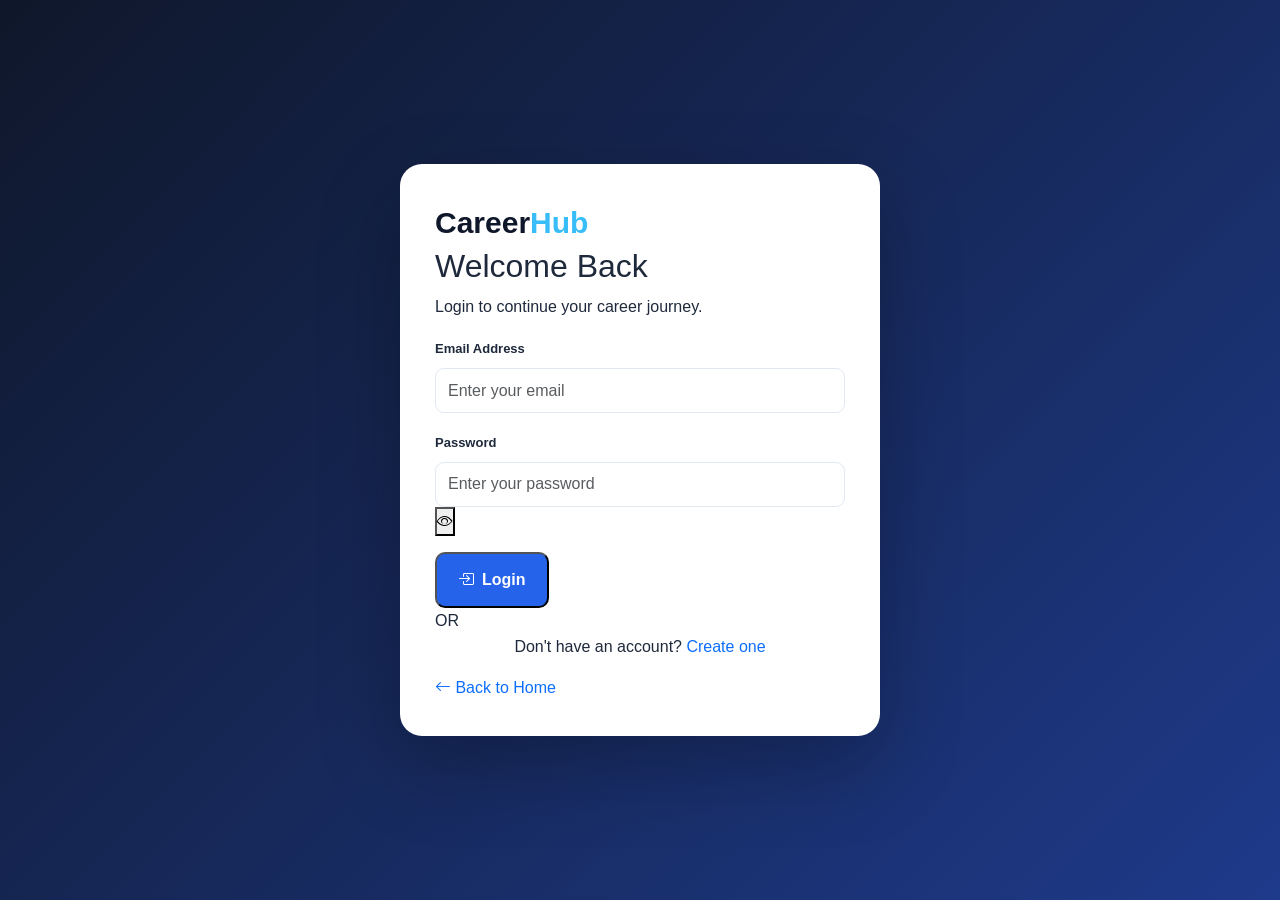
<file: login.html>
<!DOCTYPE html>
<html lang="en">

<head>

    <meta charset="UTF-8">
    <meta name="viewport" content="width=device-width, initial-scale=1.0">

    <title>CareerHub | Login</title>

    <link href="https://cdn.jsdelivr.net/npm/bootstrap@5.3.3/dist/css/bootstrap.min.css" rel="stylesheet">

    <link rel="stylesheet"
          href="https://cdn.jsdelivr.net/npm/bootstrap-icons@1.11.3/font/bootstrap-icons.min.css">

    <link rel="stylesheet" href="style.css">

</head>

<body class="auth-page">


<div class="auth-wrapper">

    <div class="auth-card">

        <a href="index.html" class="auth-logo">
            Career<span>Hub</span>
        </a>

        <h2>Welcome Back</h2>

        <p>
            Login to continue your career journey.
        </p>


        <form id="loginForm">

            <div class="mb-3">

                <label class="form-label">
                    Email Address
                </label>

                <input
                    type="email"
                    id="loginEmail"
                    class="form-control"
                    placeholder="Enter your email"
                    required>

            </div>


            <div class="mb-3">

                <label class="form-label">
                    Password
                </label>

                <div class="password-wrapper">

                    <input
                        type="password"
                        id="loginPassword"
                        class="form-control"
                        placeholder="Enter your password"
                        required>

                    <button
                        type="button"
                        onclick="togglePassword('loginPassword','loginEye')">

                        <i class="bi bi-eye" id="loginEye"></i>

                    </button>

                </div>

            </div>


            <div id="loginMessage"></div>


            <button type="submit" class="primary-btn full-btn">
                <i class="bi bi-box-arrow-in-right"></i>
                Login
            </button>

        </form>


        <div class="auth-divider">
            <span>OR</span>
        </div>


        <p class="text-center">
            Don't have an account?
            <a href="register.html">Create one</a>
        </p>


        <a href="index.html" class="back-home">
            <i class="bi bi-arrow-left"></i>
            Back to Home
        </a>

    </div>

</div>


<script src="script.js"></script>

</body>
</html>
</file>
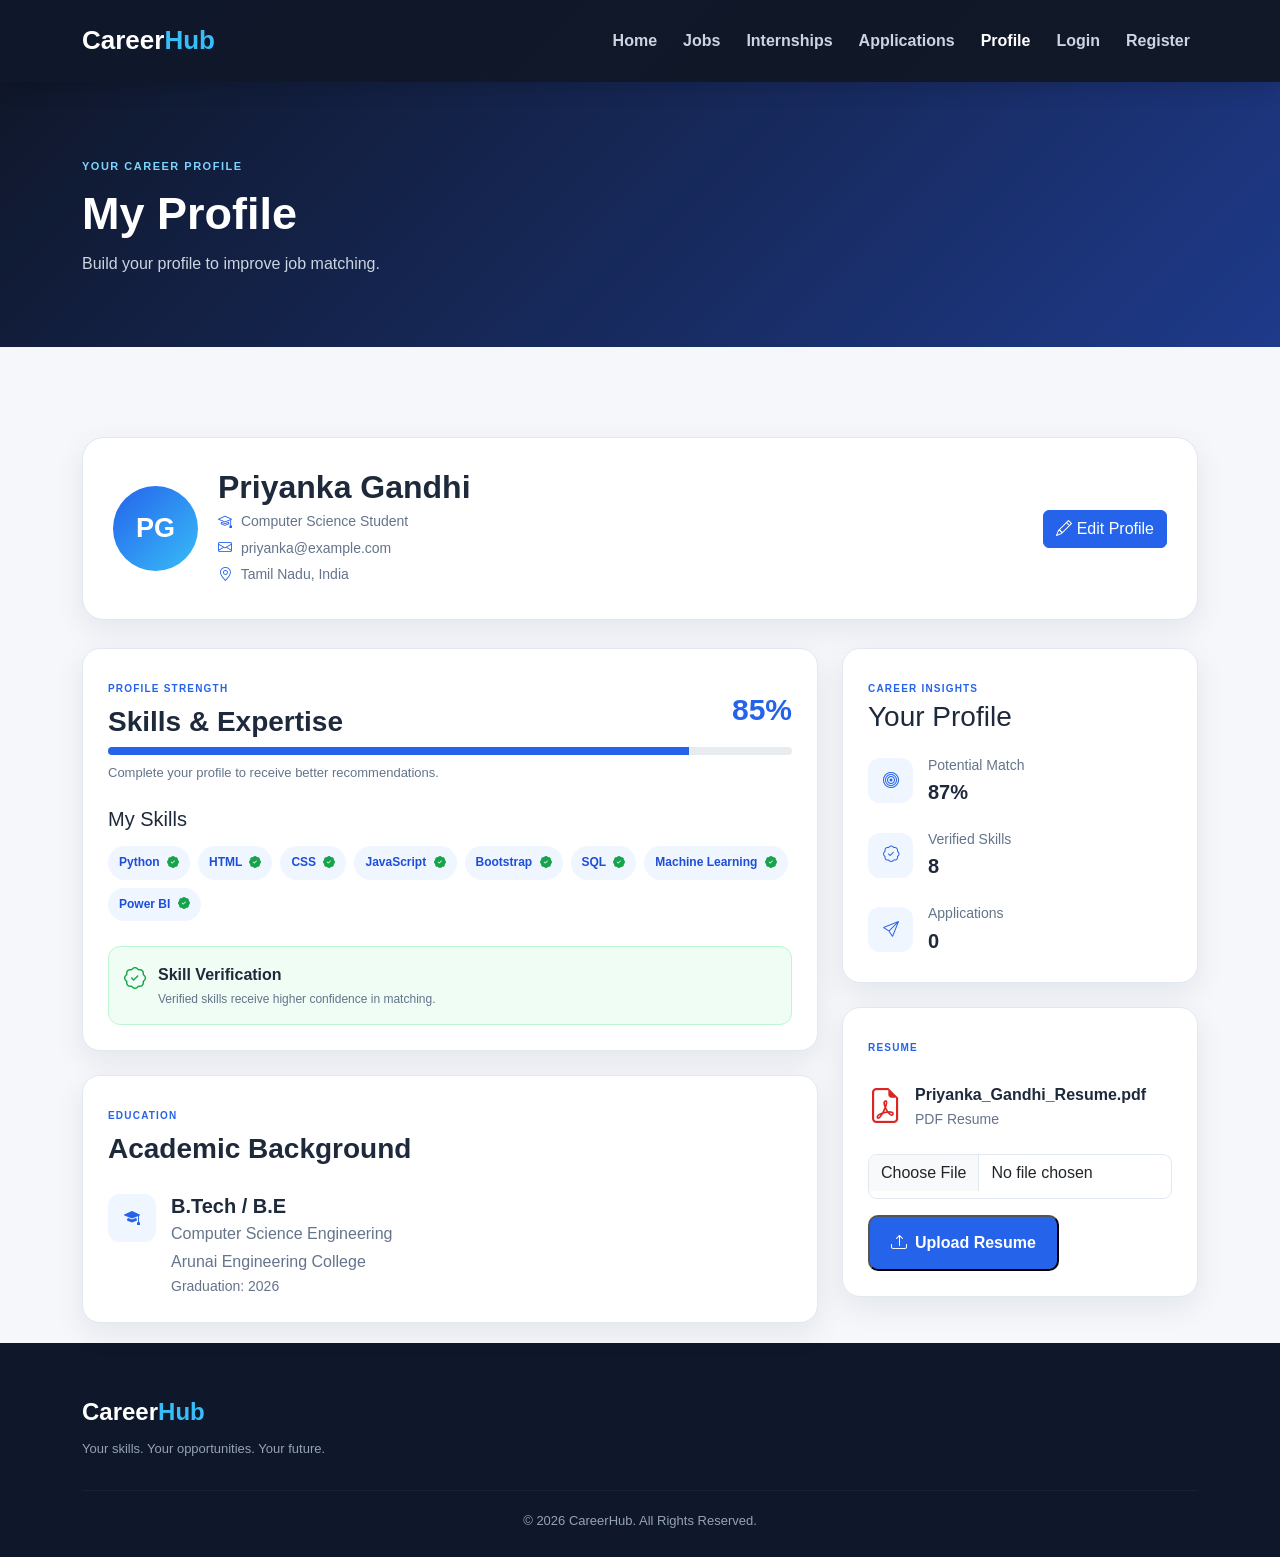
<file: profile.html>
<!DOCTYPE html>
<html lang="en">

<head>

    <meta charset="UTF-8">
    <meta name="viewport" content="width=device-width, initial-scale=1.0">

    <title>CareerHub | My Profile</title>

    <link href="https://cdn.jsdelivr.net/npm/bootstrap@5.3.3/dist/css/bootstrap.min.css" rel="stylesheet">

    <link rel="stylesheet"
          href="https://cdn.jsdelivr.net/npm/bootstrap-icons@1.11.3/font/bootstrap-icons.min.css">

    <link rel="stylesheet" href="style.css">

</head>

<body>


<nav class="navbar navbar-expand-lg navbar-dark sticky-top">

    <div class="container">

        <a class="navbar-brand" href="index.html">
            Career<span>Hub</span>
        </a>

        <button class="navbar-toggler"
                type="button"
                data-bs-toggle="collapse"
                data-bs-target="#mainNavbar">

            <span class="navbar-toggler-icon"></span>

        </button>

        <div class="collapse navbar-collapse" id="mainNavbar">

            <ul class="navbar-nav ms-auto">

                <li class="nav-item">
                    <a class="nav-link" href="index.html">Home</a>
                </li>

                <li class="nav-item">
                    <a class="nav-link" href="jobs.html">Jobs</a>
                </li>

                <li class="nav-item">
                    <a class="nav-link" href="internships.html">Internships</a>
                </li>

                <li class="nav-item">
                    <a class="nav-link" href="applications.html">Applications</a>
                </li>

                <li class="nav-item">
                    <a class="nav-link active" href="profile.html">Profile</a>
                </li>

                <li class="nav-item">
                    <a class="nav-link" href="login.html">Login</a>
                </li>

                <li class="nav-item">
                    <a class="nav-link" href="register.html">Register</a>
                </li>

            </ul>

        </div>

    </div>

</nav>


<section class="page-header">

    <div class="container">

        <span>YOUR CAREER PROFILE</span>

        <h1>My Profile</h1>

        <p>
            Build your profile to improve job matching.
        </p>

    </div>

</section>


<section class="container section-padding">


    <div class="profile-main-card">

        <div class="profile-avatar" id="profileInitials">
            PG
        </div>

        <div class="profile-main-info">

            <h2 id="profileName">
                Priyanka Gandhi
            </h2>

            <p>
                <i class="bi bi-mortarboard"></i>
                Computer Science Student
            </p>

            <p>
                <i class="bi bi-envelope"></i>
                <span id="profileEmail">priyanka@example.com</span>
            </p>

            <p>
                <i class="bi bi-geo-alt"></i>
                Tamil Nadu, India
            </p>

        </div>

        <button class="btn btn-primary" onclick="editProfile()">
            <i class="bi bi-pencil"></i>
            Edit Profile
        </button>

    </div>


    <div class="row g-4 mt-1">


        <div class="col-lg-8">

            <div class="custom-card">

                <div class="card-heading">

                    <div>
                        <span>PROFILE STRENGTH</span>
                        <h3>Skills & Expertise</h3>
                    </div>

                    <strong class="completion-score">
                        85%
                    </strong>

                </div>


                <div class="profile-progress">

                    <div class="progress">
                        <div class="progress-bar" style="width:85%"></div>
                    </div>

                    <p>
                        Complete your profile to receive better recommendations.
                    </p>

                </div>


                <h5 class="mt-4">
                    My Skills
                </h5>


                <div class="profile-skills">

                    <span class="verified-skill">
                        Python
                        <i class="bi bi-patch-check-fill"></i>
                    </span>

                    <span class="verified-skill">
                        HTML
                        <i class="bi bi-patch-check-fill"></i>
                    </span>

                    <span class="verified-skill">
                        CSS
                        <i class="bi bi-patch-check-fill"></i>
                    </span>

                    <span class="verified-skill">
                        JavaScript
                        <i class="bi bi-patch-check-fill"></i>
                    </span>

                    <span class="verified-skill">
                        Bootstrap
                        <i class="bi bi-patch-check-fill"></i>
                    </span>

                    <span class="verified-skill">
                        SQL
                        <i class="bi bi-patch-check-fill"></i>
                    </span>

                    <span class="verified-skill">
                        Machine Learning
                        <i class="bi bi-patch-check-fill"></i>
                    </span>

                    <span class="verified-skill">
                        Power BI
                        <i class="bi bi-patch-check-fill"></i>
                    </span>

                </div>


                <div class="skill-verification-box">

                    <i class="bi bi-patch-check"></i>

                    <div>

                        <strong>
                            Skill Verification
                        </strong>

                        <p>
                            Verified skills receive higher confidence
                            in matching.
                        </p>

                    </div>

                </div>

            </div>


            <div class="custom-card mt-4">

                <div class="card-heading">

                    <div>
                        <span>EDUCATION</span>
                        <h3>Academic Background</h3>
                    </div>

                </div>


                <div class="education-item">

                    <div class="education-icon">
                        <i class="bi bi-mortarboard-fill"></i>
                    </div>

                    <div>

                        <h5>B.Tech / B.E</h5>

                        <p>
                            Computer Science Engineering
                        </p>

                        <span>
                            Arunai Engineering College
                        </span>

                        <small>
                            Graduation: 2026
                        </small>

                    </div>

                </div>

            </div>

        </div>


        <div class="col-lg-4">


            <div class="custom-card">

                <span class="card-label">
                    CAREER INSIGHTS
                </span>

                <h3>
                    Your Profile
                </h3>


                <div class="profile-insight">

                    <div class="insight-icon">
                        <i class="bi bi-bullseye"></i>
                    </div>

                    <div>

                        <small>Potential Match</small>

                        <strong>87%</strong>

                    </div>

                </div>


                <div class="profile-insight">

                    <div class="insight-icon">
                        <i class="bi bi-patch-check"></i>
                    </div>

                    <div>

                        <small>Verified Skills</small>

                        <strong>8</strong>

                    </div>

                </div>


                <div class="profile-insight">

                    <div class="insight-icon">
                        <i class="bi bi-send"></i>
                    </div>

                    <div>

                        <small>Applications</small>

                        <strong id="profileApplications">0</strong>

                    </div>

                </div>

            </div>


            <div class="custom-card mt-4">

                <span class="card-label">
                    RESUME
                </span>

                <div class="resume-box">

                    <i class="bi bi-file-earmark-pdf"></i>

                    <div>

                        <strong>
                            Priyanka_Gandhi_Resume.pdf
                        </strong>

                        <small>
                            PDF Resume
                        </small>

                    </div>

                </div>


                <input
                    type="file"
                    id="resumeInput"
                    accept=".pdf"
                    class="form-control mb-3">

                <button class="primary-btn full-btn"
                        onclick="uploadResume()">

                    <i class="bi bi-upload"></i>
                    Upload Resume

                </button>

            </div>


        </div>

    </div>


</section>


<footer>

    <div class="container">

        <h4>Career<span>Hub</span></h4>

        <p>
            Your skills. Your opportunities. Your future.
        </p>

        <hr>

        <p class="text-center mb-0">
            © 2026 CareerHub. All Rights Reserved.
        </p>

    </div>

</footer>


<script src="https://cdn.jsdelivr.net/npm/bootstrap@5.3.3/dist/js/bootstrap.bundle.min.js"></script>
<script src="script.js"></script>

</body>
</html>
</file>
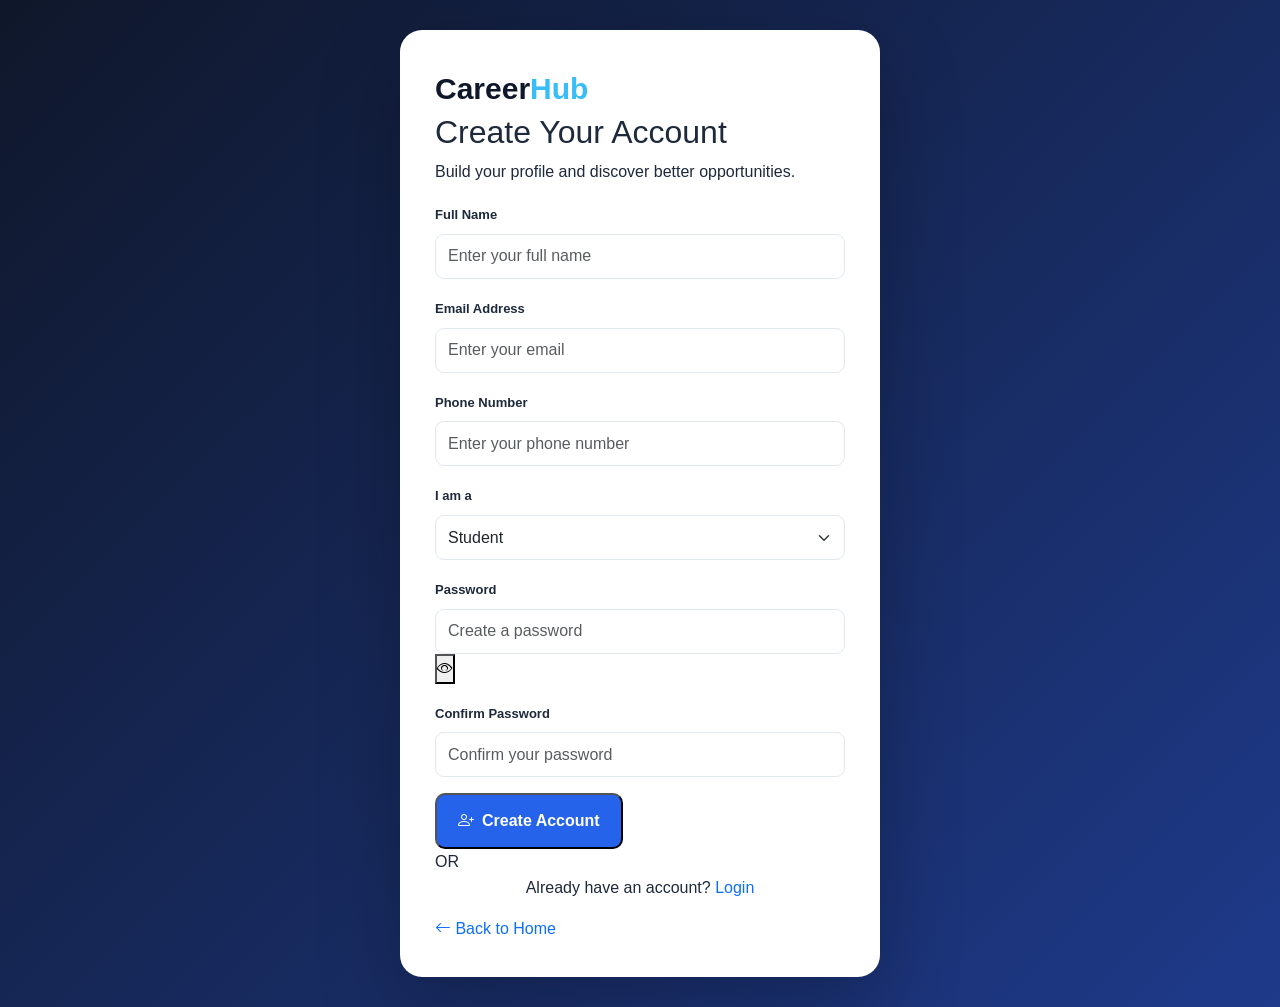
<file: register.html>
<!DOCTYPE html>
<html lang="en">

<head>

    <meta charset="UTF-8">
    <meta name="viewport" content="width=device-width, initial-scale=1.0">

    <title>CareerHub | Register</title>

    <link href="https://cdn.jsdelivr.net/npm/bootstrap@5.3.3/dist/css/bootstrap.min.css" rel="stylesheet">

    <link rel="stylesheet"
          href="https://cdn.jsdelivr.net/npm/bootstrap-icons@1.11.3/font/bootstrap-icons.min.css">

    <link rel="stylesheet" href="style.css">

</head>

<body class="auth-page">


<div class="auth-wrapper">

    <div class="auth-card">

        <a href="index.html" class="auth-logo">
            Career<span>Hub</span>
        </a>

        <h2>Create Your Account</h2>

        <p>
            Build your profile and discover better opportunities.
        </p>


        <form id="registerForm">


            <div class="mb-3">

                <label class="form-label">
                    Full Name
                </label>

                <input
                    type="text"
                    id="registerName"
                    class="form-control"
                    placeholder="Enter your full name"
                    required>

            </div>


            <div class="mb-3">

                <label class="form-label">
                    Email Address
                </label>

                <input
                    type="email"
                    id="registerEmail"
                    class="form-control"
                    placeholder="Enter your email"
                    required>

            </div>


            <div class="mb-3">

                <label class="form-label">
                    Phone Number
                </label>

                <input
                    type="tel"
                    id="registerPhone"
                    class="form-control"
                    placeholder="Enter your phone number"
                    required>

            </div>


            <div class="mb-3">

                <label class="form-label">
                    I am a
                </label>

                <select id="registerRole" class="form-select">

                    <option value="Student">
                        Student
                    </option>

                    <option value="Job Seeker">
                        Job Seeker
                    </option>

                    <option value="Recruiter">
                        Recruiter
                    </option>

                </select>

            </div>


            <div class="mb-3">

                <label class="form-label">
                    Password
                </label>

                <div class="password-wrapper">

                    <input
                        type="password"
                        id="registerPassword"
                        class="form-control"
                        placeholder="Create a password"
                        required>

                    <button
                        type="button"
                        onclick="togglePassword('registerPassword','registerEye')">

                        <i class="bi bi-eye" id="registerEye"></i>

                    </button>

                </div>

            </div>


            <div class="mb-3">

                <label class="form-label">
                    Confirm Password
                </label>

                <input
                    type="password"
                    id="confirmPassword"
                    class="form-control"
                    placeholder="Confirm your password"
                    required>

            </div>


            <div id="registerMessage"></div>


            <button type="submit" class="primary-btn full-btn">
                <i class="bi bi-person-plus"></i>
                Create Account
            </button>

        </form>


        <div class="auth-divider">
            <span>OR</span>
        </div>


        <p class="text-center">

            Already have an account?

            <a href="login.html">
                Login
            </a>

        </p>


        <a href="index.html" class="back-home">

            <i class="bi bi-arrow-left"></i>

            Back to Home

        </a>

    </div>

</div>


<script src="script.js"></script>

</body>
</html>
</file>
<file: style.css>
/* =========================================================
   CAREERHUB - COMPLETE STYLESHEET
========================================================= */

:root {
    --primary: #2563eb;
    --primary-dark: #1d4ed8;
    --secondary: #38bdf8;

    --dark: #0f172a;
    --dark-2: #111827;

    --text: #1e293b;
    --muted: #64748b;

    --background: #f5f7fb;
    --white: #ffffff;

    --border: #e2e8f0;

    --success: #16a34a;
    --warning: #f59e0b;
    --danger: #dc2626;

    --shadow: 0 10px 30px rgba(15, 23, 42, 0.08);

    --radius: 18px;
}


/* =========================================================
   GLOBAL
========================================================= */

* {
    box-sizing: border-box;
    margin: 0;
    padding: 0;
}

html {
    scroll-behavior: smooth;
}

body {
    background: var(--background);
    color: var(--text);
    font-family: Arial, Helvetica, sans-serif;
    line-height: 1.6;
}

a {
    text-decoration: none;
}

button,
input,
select,
textarea {
    font-family: inherit;
}


/* =========================================================
   NAVBAR
========================================================= */

.navbar {
    background: linear-gradient(135deg, #0f172a, #111827);
    padding: 15px 0;
    box-shadow: 0 5px 20px rgba(0, 0, 0, 0.15);
}

.navbar-brand {
    color: white !important;
    font-size: 26px;
    font-weight: 800;
}

.navbar-brand span {
    color: var(--secondary);
}

.nav-link {
    color: #cbd5e1 !important;
    margin-left: 10px;
    font-weight: 600;
    transition: 0.25s;
}

.nav-link:hover,
.nav-link.active {
    color: white !important;
}

.navbar-toggler {
    border-color: #475569;
}

.navbar-toggler:focus {
    box-shadow: none;
}


/* =========================================================
   HERO
========================================================= */

.hero {
    background:
        linear-gradient(
            135deg,
            #0f172a 0%,
            #172554 45%,
            #1d4ed8 100%
        );

    color: white;
    padding: 95px 0 120px;
    overflow: hidden;
}

.hero-badge {
    display: inline-flex;
    align-items: center;
    gap: 8px;

    padding: 8px 14px;

    border-radius: 30px;

    background: rgba(255, 255, 255, 0.10);

    border: 1px solid rgba(255, 255, 255, 0.20);

    color: #e0f2fe;

    font-size: 11px;
    font-weight: 800;

    letter-spacing: 0.8px;
}

.hero h1 {
    font-size: clamp(42px, 6vw, 68px);
    line-height: 1.05;
    font-weight: 800;
    margin: 25px 0;
}

.hero h1 span {
    display: block;
    color: var(--secondary);
}

.hero > .container > .row > .col-lg-7 > p {
    color: #cbd5e1;
    font-size: 18px;
    max-width: 650px;
}


/* =========================================================
   HERO BUTTONS
========================================================= */

.hero-buttons {
    display: flex;
    gap: 14px;
    flex-wrap: wrap;
    margin-top: 30px;
}

.primary-btn,
.secondary-btn {
    display: inline-flex;
    align-items: center;
    justify-content: center;
    gap: 8px;

    padding: 13px 21px;

    border-radius: 10px;

    font-weight: 700;

    transition: 0.25s;
}

.primary-btn {
    background: var(--primary);
    color: white;
}

.primary-btn:hover {
    background: var(--primary-dark);
    color: white;
    transform: translateY(-2px);
}

.secondary-btn {
    background: rgba(255, 255, 255, 0.10);
    color: white;
    border: 1px solid rgba(255, 255, 255, 0.25);
}

.secondary-btn:hover {
    background: white;
    color: var(--dark);
    transform: translateY(-2px);
}


/* =========================================================
   HERO TRUST
========================================================= */

.hero-trust {
    display: flex;
    flex-wrap: wrap;
    gap: 20px;
    margin-top: 25px;
}

.hero-trust span {
    color: #dbeafe;
    font-size: 13px;
}

.hero-trust i {
    color: #4ade80;
    margin-right: 5px;
}


/* =========================================================
   AI / JOB PREVIEW CARD
========================================================= */

.ai-preview-card {
    background: rgba(255, 255, 255, 0.10);

    border: 1px solid rgba(255, 255, 255, 0.20);

    backdrop-filter: blur(18px);
    -webkit-backdrop-filter: blur(18px);

    border-radius: 24px;

    padding: 25px;

    box-shadow: 0 30px 70px rgba(0, 0, 0, 0.25);
}

.ai-preview-header {
    display: flex;
    justify-content: space-between;
    align-items: flex-start;
    gap: 15px;
}

.ai-preview-header small {
    color: #93c5fd;
    font-size: 10px;
    font-weight: 800;
    letter-spacing: 1px;
}

.ai-preview-header h4 {
    margin: 5px 0;
    font-size: 21px;
    font-weight: 750;
}

.ai-preview-header p {
    margin: 0;
    color: #cbd5e1;
    font-size: 13px;
}


/* =========================================================
   VERIFIED BADGE
========================================================= */

.verified-badge {
    display: inline-flex;
    align-items: center;
    gap: 5px;

    background: #dcfce7;
    color: #15803d;

    border-radius: 30px;

    padding: 5px 9px;

    font-size: 10px;
    font-weight: 800;

    white-space: nowrap;
}


/* =========================================================
   MATCH SCORE
========================================================= */

.match-score-box {
    display: flex;
    align-items: center;
    gap: 20px;

    margin: 25px 0;
    padding: 18px;

    border-radius: 16px;

    background: rgba(255, 255, 255, 0.08);
}

.match-circle {
    width: 95px;
    height: 95px;
    min-width: 95px;

    border-radius: 50%;

    border: 8px solid #38bdf8;

    display: flex;
    flex-direction: column;
    align-items: center;
    justify-content: center;
}

.match-circle strong {
    font-size: 23px;
    line-height: 1;
}

.match-circle small {
    color: #cbd5e1;
    margin-top: 5px;
}

.score-label {
    color: #93c5fd;
    font-size: 10px;
    font-weight: 800;
}

.match-score-box h5 {
    margin: 3px 0;
    font-size: 18px;
}

.match-score-box p {
    margin: 0;
    color: #cbd5e1;
    font-size: 12px;
}


/* =========================================================
   PREVIEW ROWS
========================================================= */

.preview-row {
    display: flex;
    justify-content: space-between;
    align-items: center;

    padding: 12px 0;

    border-bottom: 1px solid rgba(255, 255, 255, 0.10);

    font-size: 14px;
}

.preview-row span {
    color: #cbd5e1;
}

.preview-row i {
    margin-right: 6px;
}

.preview-row strong {
    color: white;
}

.preview-link {
    display: inline-flex;
    align-items: center;
    gap: 7px;

    color: white;

    margin-top: 18px;

    font-size: 13px;
    font-weight: 700;

    transition: 0.2s;
}

.preview-link:hover {
    color: var(--secondary);
}


/* =========================================================
   STATS
========================================================= */

.stats-section {
    margin-top: -55px;
    position: relative;
    z-index: 2;
}

.stat-card {
    background: white;

    padding: 25px 15px;

    border: 1px solid var(--border);

    border-radius: var(--radius);

    box-shadow: var(--shadow);

    height: 100%;

    transition: 0.25s;
}

.stat-card:hover {
    transform: translateY(-5px);
}

.stat-icon {
    width: 50px;
    height: 50px;

    display: flex;
    align-items: center;
    justify-content: center;

    margin: auto auto 12px;

    border-radius: 14px;

    background: #eff6ff;
    color: var(--primary);

    font-size: 22px;
}

.stat-card h2 {
    font-weight: 800;
    margin: 0;
}

.stat-card p {
    color: var(--muted);
    margin: 5px 0 0;
}


/* =========================================================
   SECTIONS
========================================================= */

.section-padding {
    padding-top: 90px;
    padding-bottom: 20px;
}

.section-title {
    max-width: 750px;
    margin: 0 auto 40px;
}

.section-title span {
    color: var(--primary);

    font-size: 11px;
    font-weight: 800;

    letter-spacing: 1.5px;
}

.section-title h2 {
    font-size: 36px;
    line-height: 1.2;

    font-weight: 800;

    margin: 8px 0 12px;
}

.section-title p {
    color: var(--muted);
    margin-bottom: 0;
}


/* =========================================================
   COMMON CARD
========================================================= */

.custom-card {
    background: white;

    border: 1px solid var(--border);

    border-radius: var(--radius);

    padding: 25px;

    box-shadow: var(--shadow);
}


/* =========================================================
   PROBLEM CARDS
========================================================= */

.problem-card {
    height: 100%;
    transition: 0.25s;
}

.problem-card:hover {
    transform: translateY(-6px);
}

.problem-icon {
    width: 52px;
    height: 52px;

    border-radius: 14px;

    background: #eff6ff;
    color: var(--primary);

    display: flex;
    align-items: center;
    justify-content: center;

    font-size: 22px;

    margin-bottom: 18px;
}

.problem-card h5 {
    font-weight: 750;
    margin-bottom: 10px;
}

.problem-card p {
    color: var(--muted);
    margin-bottom: 0;
    font-size: 14px;
}


/* =========================================================
   FEATURE CARDS
========================================================= */

.feature-card {
    height: 100%;
    position: relative;
    transition: 0.25s;
}

.feature-card:hover {
    transform: translateY(-6px);
    box-shadow: 0 18px 40px rgba(15, 23, 42, 0.12);
}

.feature-icon {
    width: 58px;
    height: 58px;

    border-radius: 16px;

    display: flex;
    align-items: center;
    justify-content: center;

    background: #eff6ff;
    color: var(--primary);

    font-size: 25px;

    margin-bottom: 20px;
}

.feature-card h4 {
    font-size: 19px;
    font-weight: 750;
    margin-bottom: 10px;
}

.feature-card p {
    color: var(--muted);
    font-size: 14px;
}

.feature-tag {
    display: inline-block;

    margin-top: 8px;

    color: var(--primary);

    font-size: 10px;
    font-weight: 800;

    letter-spacing: 1px;
}


/* =========================================================
   STEPS
========================================================= */

.step-card {
    background: white;

    border: 1px solid var(--border);

    border-radius: var(--radius);

    padding: 30px;

    height: 100%;

    position: relative;

    box-shadow: var(--shadow);

    transition: 0.25s;
}

.step-card:hover {
    transform: translateY(-5px);
}

.step-number {
    position: absolute;

    right: 20px;
    top: 18px;

    font-size: 13px;

    font-weight: 800;

    color: #cbd5e1;
}

.step-card > i {
    font-size: 30px;
    color: var(--primary);
}

.step-card h5 {
    margin-top: 20px;
    margin-bottom: 8px;

    font-weight: 750;
}

.step-card p {
    color: var(--muted);
    font-size: 14px;
    margin-bottom: 0;
}


/* =========================================================
   CTA
========================================================= */

.cta-box {
    background:
        linear-gradient(
            135deg,
            #1d4ed8,
            #2563eb
        );

    color: white;

    padding: 65px 30px;

    border-radius: 25px;

    margin-bottom: 70px;

    box-shadow: 0 20px 50px rgba(37, 99, 235, 0.20);
}

.cta-label {
    font-size: 11px;

    font-weight: 800;

    letter-spacing: 1.5px;

    color: #dbeafe;
}

.cta-box h2 {
    font-size: 40px;

    line-height: 1.2;

    max-width: 700px;

    margin: 12px auto;

    font-weight: 800;
}

.cta-box p {
    color: #dbeafe;
    margin-bottom: 25px;
}


/* =========================================================
   FOOTER
========================================================= */

footer {
    background: var(--dark);

    color: #cbd5e1;

    padding: 55px 0 25px;
}

footer h4 {
    color: white;

    font-size: 24px;

    font-weight: 800;

    margin-bottom: 12px;
}

footer h4 span {
    color: var(--secondary);
}

footer p {
    color: #94a3b8;
    font-size: 13px;
}

.footer-title {
    color: white !important;
    font-weight: 700;
}

footer a {
    color: #cbd5e1;

    margin-left: 18px;

    font-size: 13px;

    transition: 0.2s;
}

footer a:hover {
    color: var(--secondary);
}

footer hr {
    border-color: #334155;
    margin: 30px 0 20px;
}


/* =========================================================
   PAGE HEADER
========================================================= */

.page-header {
    background:
        linear-gradient(
            135deg,
            #0f172a,
            #1e3a8a
        );

    color: white;

    padding: 70px 0;
}

.page-header span {
    color: #7dd3fc;

    font-size: 11px;

    font-weight: 800;

    letter-spacing: 1.5px;
}

.page-header h1 {
    font-size: 45px;

    font-weight: 800;

    margin: 10px 0;
}

.page-header p {
    color: #cbd5e1;
    margin: 0;
}


/* =========================================================
   SEARCH
========================================================= */

.search-section {
    margin-top: -30px;

    position: relative;

    z-index: 2;

    margin-bottom: 40px;
}

.search-panel {
    background: white;

    padding: 25px;

    border-radius: 18px;

    box-shadow: var(--shadow);

    border: 1px solid var(--border);
}

.form-label {
    font-weight: 650;
    font-size: 13px;
}

.form-control,
.form-select {
    border: 1px solid var(--border);

    min-height: 45px;

    border-radius: 9px;
}

.form-control:focus,
.form-select:focus {
    border-color: var(--primary);

    box-shadow:
        0 0 0 3px rgba(37, 99, 235, 0.10);
}

.input-group-text {
    background: white;
    border-color: var(--border);
}


/* =========================================================
   JOB CARDS
========================================================= */

.job-card {
    background: white;

    border: 1px solid var(--border);

    border-radius: var(--radius);

    padding: 25px;

    height: 100%;

    box-shadow: var(--shadow);

    transition: 0.25s;
}

.job-card:hover {
    transform: translateY(-5px);

    box-shadow:
        0 18px 40px rgba(15, 23, 42, 0.12);
}

.job-top {
    display: flex;

    align-items: flex-start;

    gap: 15px;
}

.company-logo {
    width: 50px;
    height: 50px;

    min-width: 50px;

    border-radius: 14px;

    background:
        linear-gradient(
            135deg,
            #2563eb,
            #38bdf8
        );

    color: white;

    display: flex;

    align-items: center;
    justify-content: center;

    font-weight: 800;
}

.job-main {
    flex: 1;
}

.job-main h4 {
    margin: 0;
    font-weight: 750;
}

.job-main p {
    margin: 4px 0 0;

    color: var(--muted);

    font-size: 14px;
}

.job-indicators {
    display: flex;

    flex-wrap: wrap;

    gap: 7px;

    margin: 18px 0;
}

.trust-indicator,
.match-indicator,
.active-indicator {
    padding: 5px 9px;

    border-radius: 20px;

    font-size: 11px;

    font-weight: 700;
}

.trust-indicator {
    background: #eff6ff;
    color: #1d4ed8;
}

.match-indicator {
    background: #f0fdf4;
    color: #15803d;
}

.active-indicator {
    background: #ecfdf5;
    color: #047857;
}

.job-meta {
    display: flex;

    flex-wrap: wrap;

    gap: 15px;

    color: var(--muted);

    font-size: 13px;
}

.job-meta i {
    color: var(--primary);
    margin-right: 3px;
}

.skills {
    display: flex;

    flex-wrap: wrap;

    gap: 7px;

    margin: 18px 0;
}

.skill {
    background: #f1f5f9;

    color: #475569;

    padding: 5px 9px;

    border-radius: 7px;

    font-size: 11px;

    font-weight: 600;
}

.job-actions {
    display: flex;

    gap: 10px;

    margin-top: 20px;
}

.job-actions .btn {
    flex: 1;
}

.results-count {
    background: #eff6ff;

    color: var(--primary);

    padding: 7px 12px;

    border-radius: 20px;

    font-size: 12px;

    font-weight: 700;
}


/* =========================================================
   INTERNSHIPS
========================================================= */

.internship-card {
    background: white;

    border: 1px solid var(--border);

    border-radius: var(--radius);

    padding: 25px;

    height: 100%;

    box-shadow: var(--shadow);

    transition: 0.25s;
}

.internship-card:hover {
    transform: translateY(-5px);
}

.internship-header {
    display: flex;

    justify-content: space-between;

    align-items: center;

    margin-bottom: 20px;
}

.internship-badge {
    background: #eff6ff;

    color: var(--primary);

    padding: 6px 10px;

    border-radius: 20px;

    font-size: 11px;

    font-weight: 700;
}

.internship-card h4 {
    font-weight: 750;
}

.company-name {
    color: var(--muted);
}

.salary {
    font-size: 20px;

    font-weight: 800;

    color: var(--primary);

    margin: 15px 0;
}


/* =========================================================
   APPLICATIONS
========================================================= */

.dashboard-stat {
    background: white;

    border: 1px solid var(--border);

    border-radius: var(--radius);

    padding: 22px;

    display: flex;

    align-items: center;

    gap: 15px;

    box-shadow: var(--shadow);
}

.dashboard-stat > i {
    width: 48px;
    height: 48px;

    border-radius: 13px;

    background: #eff6ff;

    color: var(--primary);

    display: flex;

    align-items: center;
    justify-content: center;

    font-size: 20px;
}

.dashboard-stat small {
    color: var(--muted);
}

.dashboard-stat h3 {
    margin: 0;

    font-weight: 800;
}

.application-card {
    background: white;

    border: 1px solid var(--border);

    border-radius: var(--radius);

    padding: 25px;

    box-shadow: var(--shadow);
}

.application-card-header {
    display: flex;

    align-items: center;

    gap: 15px;
}

.application-company-logo {
    width: 52px;
    height: 52px;

    border-radius: 14px;

    background: #eff6ff;

    color: var(--primary);

    display: flex;

    align-items: center;
    justify-content: center;

    font-weight: 800;
}

.application-main {
    flex: 1;
}

.application-main h4 {
    margin: 0;

    font-weight: 750;
}

.application-main p {
    margin: 3px 0;

    color: var(--muted);
}

.status {
    border-radius: 20px;

    padding: 6px 12px;

    font-size: 11px;

    font-weight: 750;
}

.status-applied {
    background: #eff6ff;
    color: #1d4ed8;
}

.status-review {
    background: #fff7ed;
    color: #c2410c;
}

.status-interview {
    background: #f5f3ff;
    color: #6d28d9;
}

.status-selected {
    background: #f0fdf4;
    color: #15803d;
}

.status-rejected {
    background: #fef2f2;
    color: #b91c1c;
}

.application-details {
    display: flex;

    flex-wrap: wrap;

    gap: 20px;

    padding: 20px 0;

    margin-top: 15px;

    border-top: 1px solid var(--border);

    border-bottom: 1px solid var(--border);

    color: var(--muted);

    font-size: 13px;
}

.application-details i {
    color: var(--primary);

    margin-right: 5px;
}


/* =========================================================
   APPLICATION PROGRESS
========================================================= */

.application-progress {
    display: flex;

    align-items: center;

    margin: 25px 0;
}

.application-step {
    text-align: center;

    min-width: 60px;
}

.step-dot {
    width: 34px;
    height: 34px;

    border-radius: 50%;

    margin: auto;

    background: #e2e8f0;

    color: #64748b;

    display: flex;

    align-items: center;
    justify-content: center;
}

.application-step.active .step-dot {
    background: var(--primary);

    color: white;
}

.application-step small {
    display: block;

    margin-top: 6px;

    font-size: 10px;

    color: var(--muted);
}

.application-line {
    height: 3px;

    flex: 1;

    background: #e2e8f0;
}

.application-line.active {
    background: var(--primary);
}

.application-footer {
    display: flex;

    align-items: center;

    justify-content: space-between;

    color: var(--muted);

    font-size: 13px;
}


/* =========================================================
   EMPTY STATES
========================================================= */

.empty-state,
.no-results {
    background: white;

    border: 1px solid var(--border);

    border-radius: var(--radius);

    padding: 60px 20px;

    text-align: center;
}

.empty-icon {
    width: 70px;
    height: 70px;

    border-radius: 50%;

    background: #eff6ff;

    color: var(--primary);

    display: flex;

    align-items: center;
    justify-content: center;

    font-size: 30px;

    margin: auto auto 20px;
}

.no-results i {
    font-size: 35px;

    color: var(--primary);
}

.no-results p {
    color: var(--muted);
}


/* =========================================================
   PROFILE
========================================================= */

.profile-main-card {
    background: white;

    border: 1px solid var(--border);

    border-radius: 22px;

    padding: 30px;

    display: flex;

    align-items: center;

    gap: 20px;

    box-shadow: var(--shadow);
}

.profile-avatar {
    width: 85px;
    height: 85px;

    min-width: 85px;

    border-radius: 50%;

    background:
        linear-gradient(
            135deg,
            #2563eb,
            #38bdf8
        );

    color: white;

    display: flex;

    align-items: center;
    justify-content: center;

    font-size: 27px;

    font-weight: 800;
}

.profile-main-info {
    flex: 1;
}

.profile-main-info h2 {
    margin: 0;

    font-weight: 800;
}

.profile-main-info p {
    color: var(--muted);

    margin: 4px 0;

    font-size: 14px;
}

.profile-main-info i {
    color: var(--primary);

    margin-right: 5px;
}

.card-heading {
    display: flex;

    align-items: center;

    justify-content: space-between;
}

.card-heading > div > span,
.card-label {
    color: var(--primary);

    font-size: 10px;

    font-weight: 800;

    letter-spacing: 1.2px;
}

.card-heading h3 {
    font-weight: 800;

    margin-top: 5px;
}

.completion-score {
    font-size: 30px;

    color: var(--primary);
}

.profile-progress .progress {
    height: 8px;
}

.profile-progress .progress-bar {
    background: var(--primary);
}

.profile-progress p {
    color: var(--muted);

    font-size: 13px;

    margin-top: 8px;
}

.profile-skills {
    display: flex;

    flex-wrap: wrap;

    gap: 8px;

    margin-top: 15px;
}

.verified-skill {
    background: #eff6ff;

    color: #1d4ed8;

    border-radius: 20px;

    padding: 7px 11px;

    font-size: 12px;

    font-weight: 650;
}

.verified-skill i {
    color: #16a34a;

    margin-left: 4px;
}

.skill-verification-box {
    display: flex;

    align-items: flex-start;

    gap: 12px;

    background: #f0fdf4;

    border: 1px solid #bbf7d0;

    padding: 15px;

    border-radius: 12px;

    margin-top: 25px;
}

.skill-verification-box > i {
    color: var(--success);

    font-size: 22px;
}

.skill-verification-box p {
    color: var(--muted);

    margin: 3px 0 0;

    font-size: 12px;
}

.education-item {
    display: flex;

    gap: 15px;

    margin-top: 20px;
}

.education-icon {
    width: 48px;
    height: 48px;

    border-radius: 12px;

    background: #eff6ff;

    color: var(--primary);

    display: flex;

    align-items: center;
    justify-content: center;
}

.education-item h5 {
    margin: 0;

    font-weight: 750;
}

.education-item p {
    margin: 3px 0;

    color: var(--muted);
}

.education-item span,
.education-item small {
    display: block;

    color: var(--muted);
}

.profile-insight {
    display: flex;

    align-items: center;

    gap: 15px;

    margin-top: 20px;
}

.insight-icon {
    width: 45px;
    height: 45px;

    border-radius: 12px;

    background: #eff6ff;

    color: var(--primary);

    display: flex;

    align-items: center;
    justify-content: center;
}

.profile-insight small,
.profile-insight strong {
    display: block;
}

.profile-insight small {
    color: var(--muted);
}

.profile-insight strong {
    font-size: 20px;
}

.resume-box {
    display: flex;

    align-items: center;

    gap: 12px;

    margin: 20px 0;
}

.resume-box > i {
    font-size: 35px;

    color: var(--danger);
}

.resume-box strong,
.resume-box small {
    display: block;
}

.resume-box small {
    color: var(--muted);
}


/* =========================================================
   ANALYSIS MODAL
========================================================= */

.analysis-modal {
    border: none;

    border-radius: 20px;

    overflow: hidden;
}

.analysis-modal .modal-header {
    background: #f8fafc;

    border-bottom: 1px solid var(--border);
}

.analysis-modal .modal-title {
    font-weight: 800;
}

.analysis-job-title {
    display: flex;

    align-items: center;

    gap: 15px;
}

.analysis-job-title h4 {
    margin: 0;

    font-weight: 800;
}

.analysis-job-title p {
    margin: 3px 0;

    color: var(--muted);
}

.analysis-score {
    display: flex;

    align-items: center;

    gap: 20px;

    background: #f8fafc;

    border-radius: 16px;

    padding: 20px;

    margin: 20px 0;
}

.analysis-score-circle {
    width: 85px;
    height: 85px;

    border-radius: 50%;

    background: #eff6ff;

    color: var(--primary);

    border: 7px solid #93c5fd;

    display: flex;

    align-items: center;
    justify-content: center;

    font-weight: 800;

    font-size: 20px;
}

.analysis-score small {
    color: var(--primary);

    font-weight: 800;

    font-size: 10px;
}

.analysis-score h4 {
    margin: 3px 0;
}

.analysis-score p {
    color: var(--muted);

    margin: 0;

    font-size: 12px;
}

.analysis-grid {
    display: grid;

    grid-template-columns: repeat(3, 1fr);

    gap: 10px;

    margin-bottom: 20px;
}

.analysis-stat {
    background: #f8fafc;

    border-radius: 12px;

    padding: 14px;

    text-align: center;
}

.analysis-stat i {
    display: block;

    color: var(--primary);

    font-size: 18px;

    margin-bottom: 5px;
}

.analysis-stat span {
    display: block;

    color: var(--muted);

    font-size: 10px;
}

.analysis-stat strong {
    display: block;

    margin-top: 3px;
}

.analysis-section {
    margin-top: 20px;
}

.analysis-section h5 {
    font-size: 14px;

    font-weight: 750;
}

.analysis-skills {
    display: flex;

    flex-wrap: wrap;

    gap: 7px;
}

.analysis-skill {
    padding: 7px 10px;

    border-radius: 8px;

    font-size: 11px;

    font-weight: 650;
}

.analysis-skill.matched {
    background: #f0fdf4;

    color: #15803d;
}

.analysis-skill.missing {
    background: #fff7ed;

    color: #c2410c;
}

.recommendation-box {
    display: flex;

    gap: 12px;

    margin-top: 25px;

    padding: 15px;

    border-radius: 12px;

    background: #eff6ff;
}

.recommendation-box > i {
    color: var(--primary);

    font-size: 22px;
}

.recommendation-box p {
    margin: 3px 0 0;

    color: var(--muted);

    font-size: 12px;
}


/* =========================================================
   AUTH
========================================================= */

.auth-page {
    min-height: 100vh;

    background:
        linear-gradient(
            135deg,
            #0f172a,
            #1e3a8a
        );

    display: flex;

    align-items: center;
    justify-content: center;

    padding: 30px;
}

.auth-wrapper {
    width: 100%;

    max-width: 480px;
}

.auth-card {
    background: white;

    border-radius: 22px;

    padding: 35px;

    box-shadow:
        0 30px 80px rgba(0, 0, 0, 0.25);
}

.auth-logo {
    text-align: center;

    font-size: 30px;

    font-weight: 800;

    color: var(--dark);

    margin-bottom: 25px;
}

.auth-logo span {
    color: var(--secondary);
}

.auth-title {
    text-align: center;

    font-size: 28px;

    font-weight: 800;

    margin-bottom: 8px;
}

.auth-subtitle {
    text-align: center;

    color: var(--muted);

    font-size: 14px;

    margin-bottom: 25px;
}

.password-wrapper {
    position: relative;
}

.password-wrapper .form-control {
    padding-right: 45px;
}

.password-toggle {
    position: absolute;

    right: 12px;
    top: 50%;

    transform: translateY(-50%);

    border: none;

    background: transparent;

    color: var(--muted);

    cursor: pointer;
}

.auth-btn {
    width: 100%;

    border: none;

    border-radius: 10px;

    padding: 12px;

    background: var(--primary);

    color: white;

    font-weight: 700;

    transition: 0.25s;
}

.auth-btn:hover {
    background: var(--primary-dark);

    color: white;

    transform: translateY(-1px);
}

.auth-footer {
    text-align: center;

    margin-top: 22px;

    color: var(--muted);

    font-size: 13px;
}

.auth-footer a {
    color: var(--primary);

    font-weight: 700;
}


/* =========================================================
   GENERAL BUTTONS
========================================================= */

.btn-primary {
    background: var(--primary);

    border-color: var(--primary);
}

.btn-primary:hover {
    background: var(--primary-dark);

    border-color: var(--primary-dark);
}

.btn-outline-primary {
    color: var(--primary);

    border-color: var(--primary);
}

.btn-outline-primary:hover {
    background: var(--primary);

    border-color: var(--primary);
}


/* =========================================================
   SAVE BUTTON
========================================================= */

.save-btn {
    width: 42px;
    height: 42px;

    border: 1px solid var(--border);

    background: white;

    color: var(--muted);

    border-radius: 10px;

    display: flex;

    align-items: center;
    justify-content: center;

    cursor: pointer;

    transition: 0.2s;
}

.save-btn:hover {
    color: var(--primary);

    border-color: var(--primary);
}

.save-btn.saved {
    color: var(--primary);

    background: #eff6ff;

    border-color: #bfdbfe;
}


/* =========================================================
   ANALYSIS ACTIONS
========================================================= */

.analysis-actions {
    display: flex;

    gap: 10px;

    margin-top: 25px;
}

.analysis-actions .btn {
    flex: 1;
}


/* =========================================================
   SKILL GAP
========================================================= */

.skill-gap-list {
    display: flex;

    flex-wrap: wrap;

    gap: 8px;
}

.skill-gap {
    background: #fff7ed;

    color: #c2410c;

    padding: 7px 10px;

    border-radius: 8px;

    font-size: 11px;

    font-weight: 650;
}


/* =========================================================
   RESPONSIVE
========================================================= */

@media (max-width: 991px) {

    .navbar-nav {
        padding-top: 15px;
    }

    .nav-link {
        margin-left: 0;
        padding: 9px 0;
    }

    .hero {
        padding: 75px 0 100px;
    }

    .hero h1 {
        font-size: 48px;
    }

    .ai-preview-card {
        max-width: 600px;
        margin: auto;
    }
}


@media (max-width: 767px) {

    .hero {
        padding: 60px 0 90px;
    }

    .hero h1 {
        font-size: 40px;
    }

    .hero > .container > .row > .col-lg-7 > p {
        font-size: 16px;
    }

    .hero-trust {
        flex-direction: column;
        gap: 8px;
    }

    .section-padding {
        padding-top: 65px;
    }

    .section-title h2 {
        font-size: 30px;
    }

    .cta-box {
        padding: 45px 20px;
    }

    .cta-box h2 {
        font-size: 30px;
    }

    .analysis-grid {
        grid-template-columns: 1fr;
    }

    .profile-main-card {
        flex-direction: column;
        text-align: center;
    }

    .application-card-header {
        align-items: flex-start;
    }

    .application-progress {
        overflow-x: auto;
        padding-bottom: 8px;
    }

    .page-header h1 {
        font-size: 38px;
    }
}


@media (max-width: 575px) {

    .hero {
        padding-top: 50px;
    }

    .hero h1 {
        font-size: 35px;
    }

    .hero-buttons {
        flex-direction: column;
        align-items: stretch;
    }

    .primary-btn,
    .secondary-btn {
        width: 100%;
    }

    .ai-preview-card {
        padding: 20px;
    }

    .ai-preview-header {
        flex-direction: column;
    }

    .match-score-box {
        flex-direction: column;
        align-items: flex-start;
    }

    .cta-box h2 {
        font-size: 26px;
    }

    .cta-box .btn {
        width: 100%;
    }

    footer a {
        display: inline-block;

        margin: 5px 8px;
    }

    .auth-page {
        padding: 15px;
    }

    .auth-card {
        padding: 25px 20px;
    }
}
</file>
